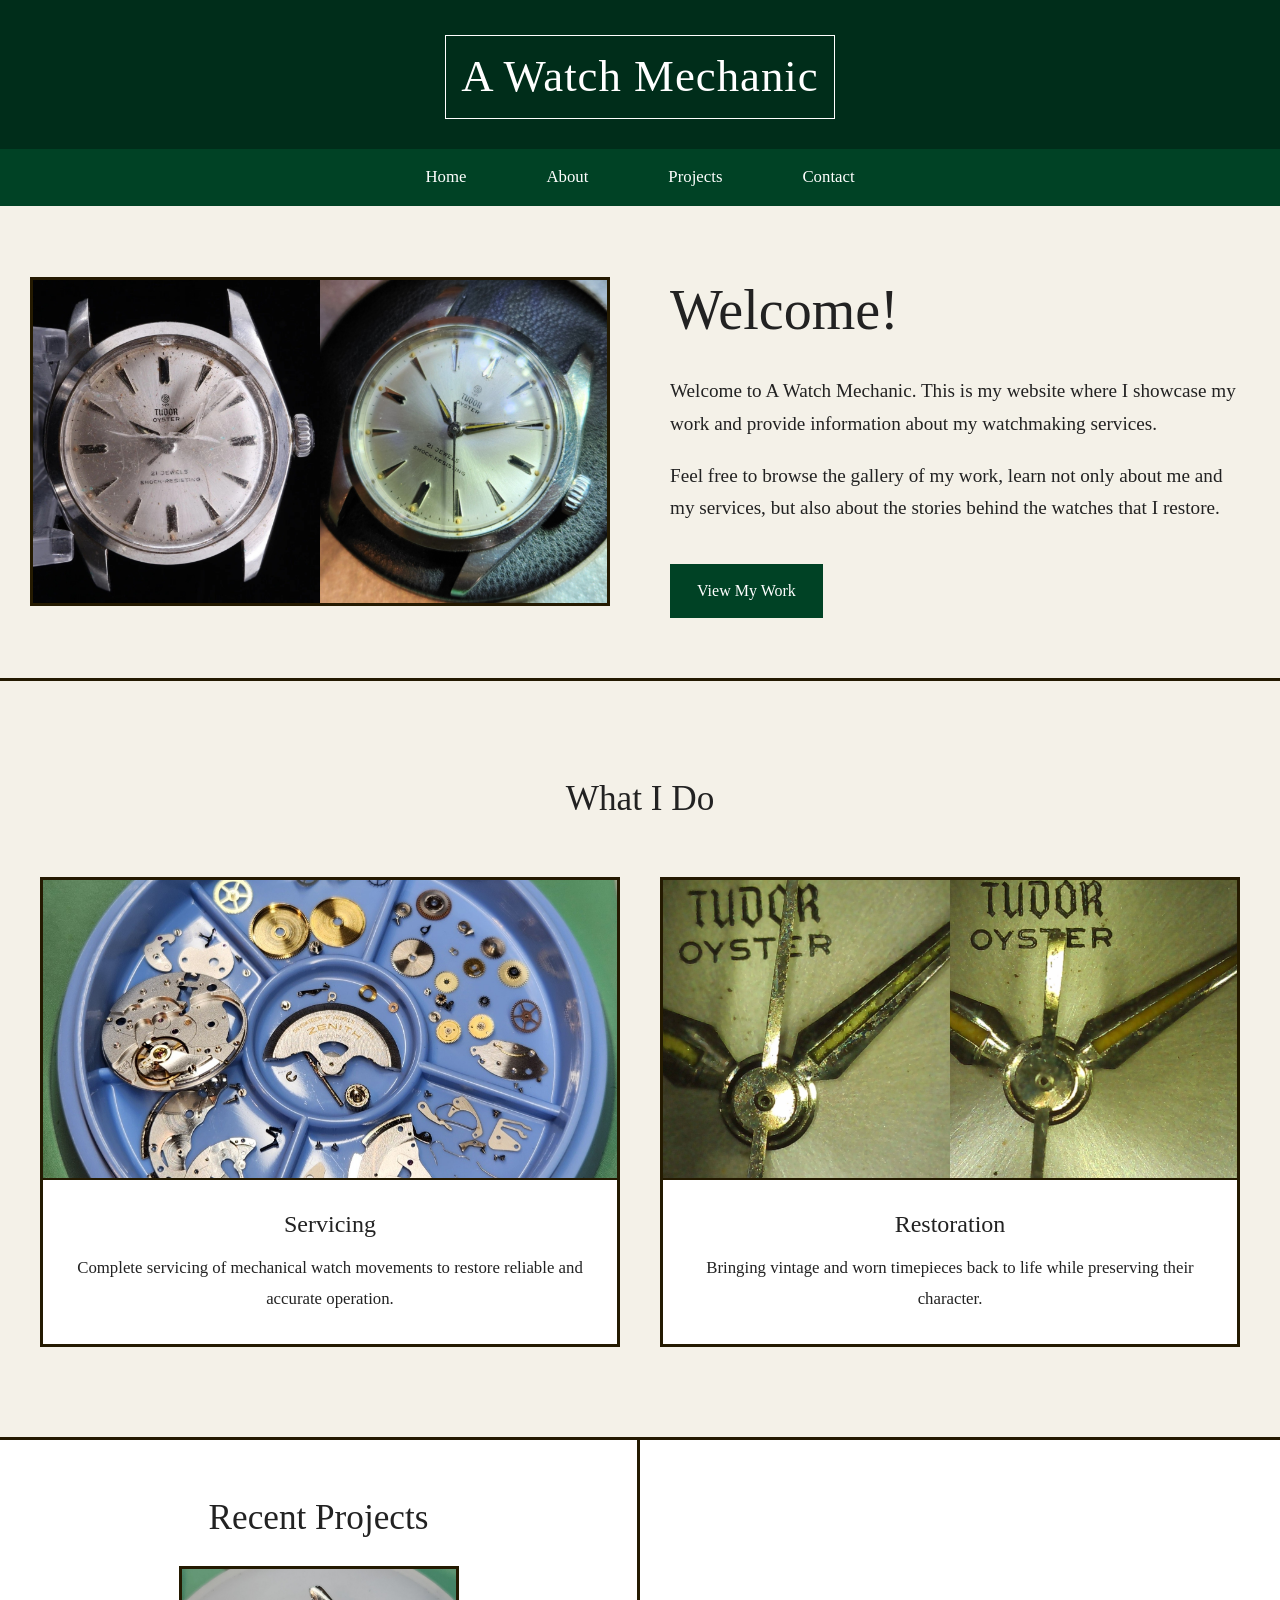
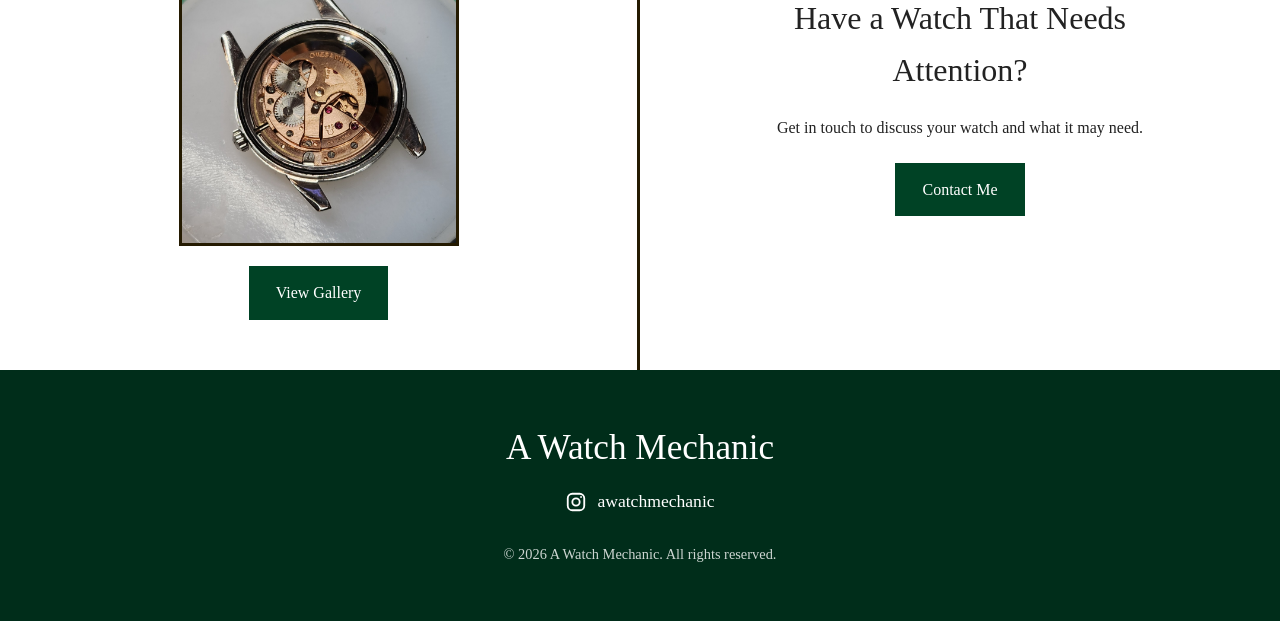
<file: index.html>
<!DOCTYPE html>
<html lang="en">

<head>
    <meta charset="UTF-8">
    <meta name="viewport" content="width=device-width, initial-scale=1.0">

    <title>A Watch Mechanic | Vintage Watch Restoration</title>

    <link rel="stylesheet" href="css/style.css">
    <link rel="icon" type="image/png" href="images/favicon.png">
</head>

<body>


    <!-- =====================================================
         HEADER
         ===================================================== -->

    <div id="header"></div>
    <script src="js/header.js"></script>


    <!-- =====================================================
         NAVIGATION
         ===================================================== -->

    <div id="navbar"></div>
    <script src="js/navbar.js"></script>


    <!-- =====================================================
         MAIN CONTENT
         ===================================================== -->

    <main>


        <!-- =================================================
             HERO SECTION
             ================================================= -->

        <section class="hero">


            <div class="hero-image">

                <img
                    src="images/frontimage.jpg"
                    alt="A mechanical watch"
                >

            </div>


            <div class="hero-text">

                <h2>Welcome!</h2>

                <p>
                    Welcome to A Watch Mechanic. This is my website
                    where I showcase my work and provide information
                    about my watchmaking services.
                </p>

                <p>
                    Feel free to browse the gallery of my work,
                    learn not only about me and my services, but
                    also about the stories behind the watches that
                    I restore.
                </p>

                <a href="gallery.html" class="button">
                    View My Work
                </a>

            </div>


        </section>


        <!-- =================================================
             SERVICES
             ================================================= -->

        <section class="services">

            <h2>What I Do</h2>


            <div class="service-container">


                <!-- Servicing -->

                <div class="service">

                    <img
                        src="images/servicing.jpg"
                        alt="Mechanical watch movement being serviced"
                    >

                    <h3>Servicing</h3>

                    <p>
                        Complete servicing of mechanical
                        watch movements to restore reliable
                        and accurate operation.
                    </p>

                </div>


                <!-- Restoration -->

                <div class="service">

                    <img
                        src="images/tudor7934/restoration.jpg"
                        alt="Vintage watch being restored"
                    >

                    <h3>Restoration</h3>

                    <p>
                        Bringing vintage and worn timepieces
                        back to life while preserving their
                        character.
                    </p>

                </div>


            </div>

        </section>


        <!-- =================================================
             RECENT PROJECTS + CONTACT
             ================================================= -->

        <section class="gallery-contact">


            <!-- =================================================
                 RECENT PROJECTS
                 ================================================= -->

            <div class="recent-work">

                <h2>Recent Projects</h2>


                <div class="project-carousel">


                    <!-- =================================================
                         CAROUSEL SLIDES
                         ================================================= -->

                    <div class="carousel-track">


                        <!-- Omega 562 -->

                        <div class="carousel-slide active">

                            <img
                                src="images/omega562.jpg"
                                alt="Omega Calibre 562 restoration"
                            >

                        </div>

                        <!-- Omega Ladies-->

                        <div class="carousel-slide">

                            <img
                                src="images/omega-ladies/omega_ladies_magazine.jpg"
                                alt="Omega Ladies restoration"
                            >

                        </div>


                        <!-- Zenith 2572 -->

                        <div class="carousel-slide">

                            <img
                                src="images/zenith2572.jpg"
                                alt="Zenith Calibre 2572 restoration"
                            >

                        </div>


                        <!-- Tudor 7934 -->

                        <div class="carousel-slide">

                            <img
                                src="images/tudor7934/tudor_final.jpg"
                                alt="Tudor 7934 restoration"
                            >

                        </div>


                    </div>


                </div>


                <!-- Gallery Button -->

                <a href="gallery.html" class="button">
                    View Gallery
                </a>


            </div>


            <!-- =================================================
                 CONTACT PREVIEW
                 ================================================= -->

            <div class="contact-preview">

                <h2>
                    Have a Watch That Needs Attention?
                </h2>

                <p>
                    Get in touch to discuss your watch and what
                    it may need.
                </p>

                <a href="contact.html" class="button">
                    Contact Me
                </a>

            </div>


        </section>


    </main>


    <!-- =====================================================
         FOOTER
         ===================================================== -->

    <div id="footer"></div>


    <!-- =====================================================
         JAVASCRIPT
         ===================================================== -->

    <script src="js/footer.js"></script>
    <script src="js/carousel.js"></script>

</body>

</html>
</file>
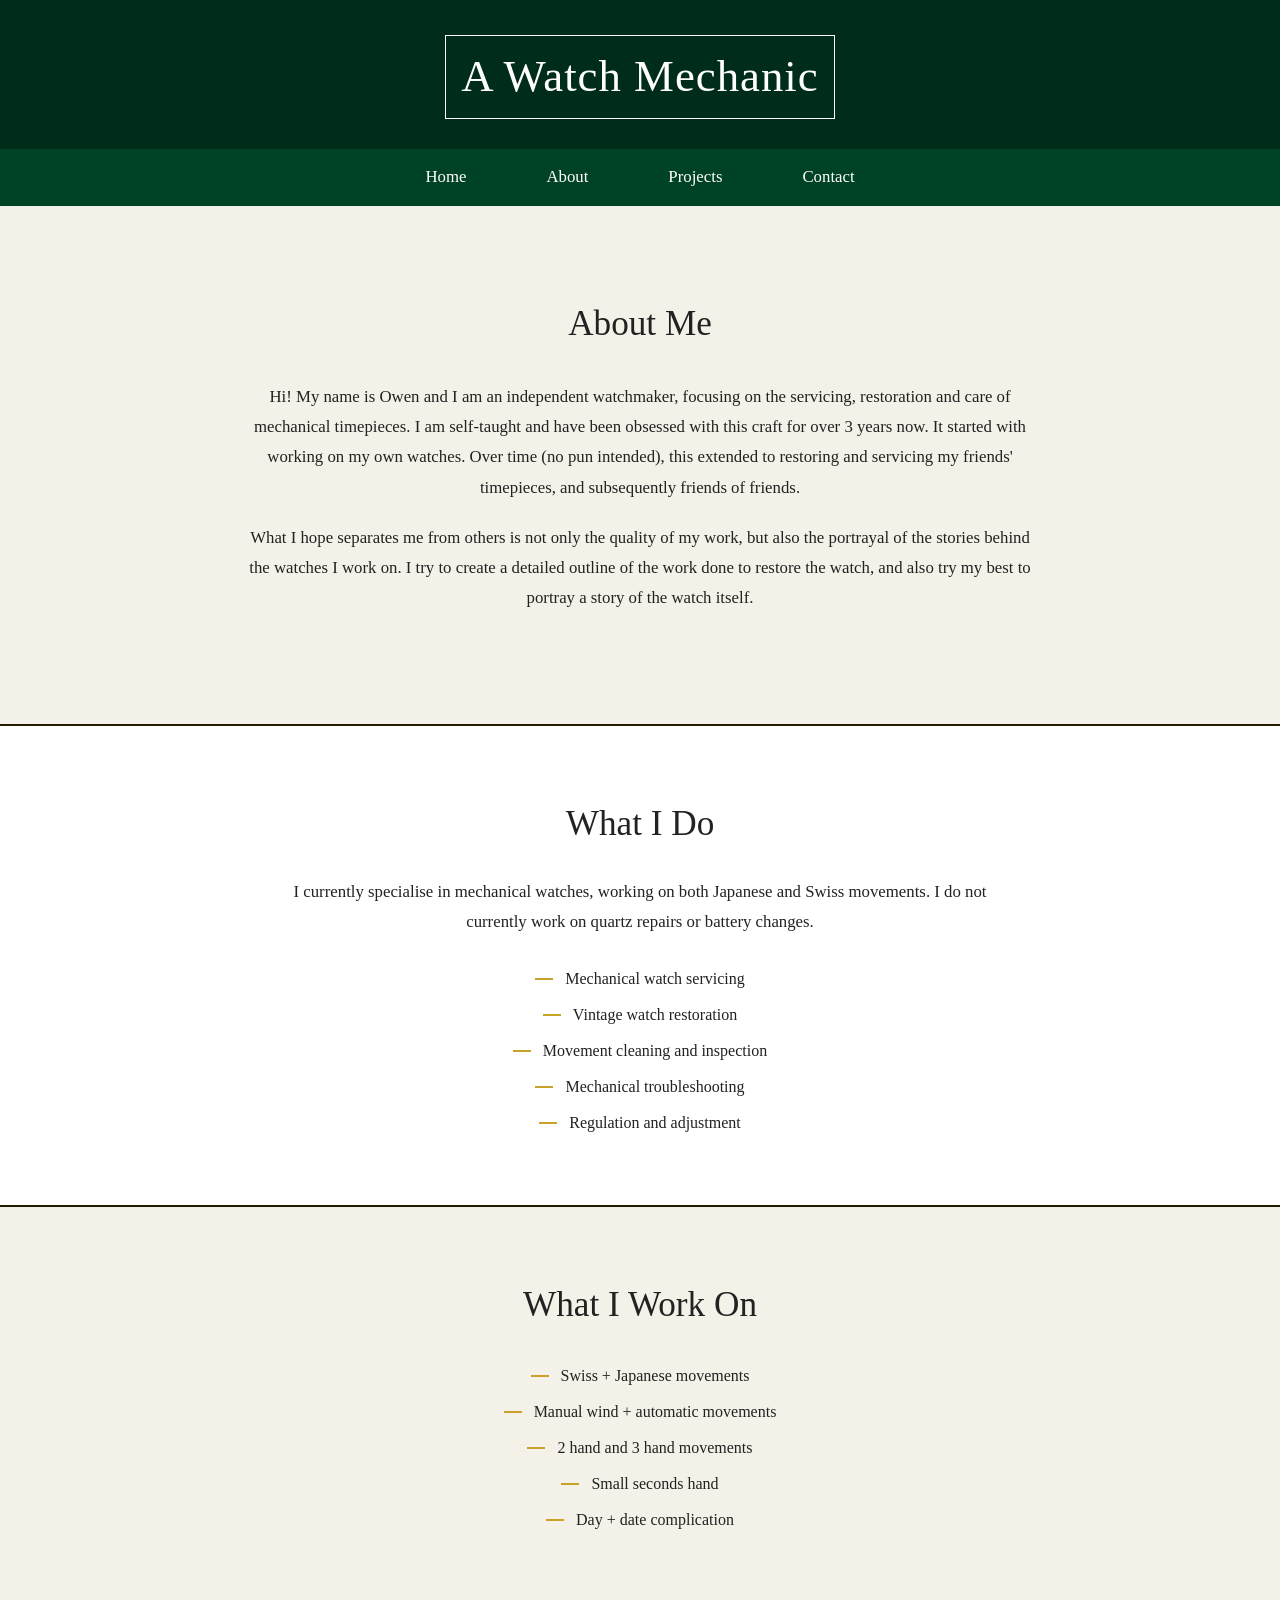
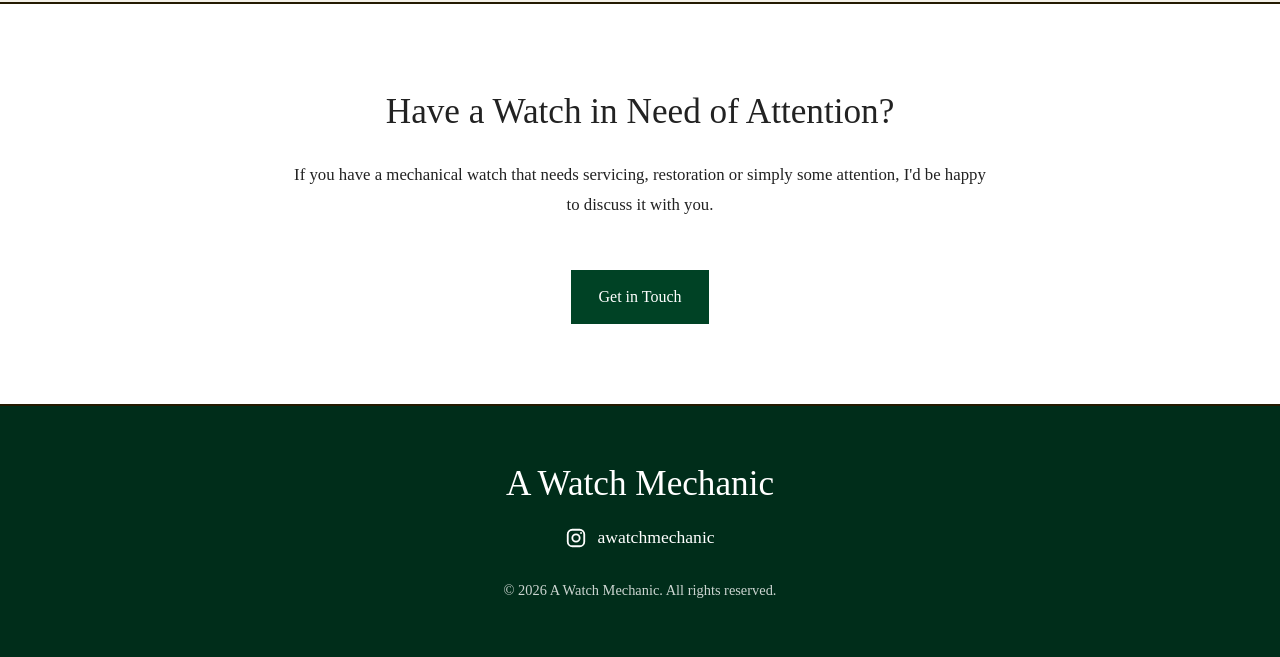
<file: about.html>
<!DOCTYPE html>
<html lang="en">

<head>
    <meta charset="UTF-8">
    <meta name="viewport" content="width=device-width, initial-scale=1.0">

    <title>About | A Watch Mechanic</title>

    <link rel="stylesheet" href="css/style.css">
    <link rel="icon" type="image/png" href="images/favicon.png">
</head>

<body>


    <!-- Header -->

    <div id="header"></div>
    <script src="js/header.js"></script>


    <!-- Navigation -->

    <div id="navbar"></div>
    <script src="js/navbar.js"></script>


    <!-- Main Content -->

    <main>


        <!-- About Introduction -->

        <section class="about-page">

            <h2>About Me</h2>

            <p>
                Hi! My name is Owen and I am an independent watchmaker, focusing on the servicing, 
                restoration and care of mechanical timepieces. I am self-taught and have been 
                obsessed with this craft for over 3 years now. It started with working on my own watches. 
                Over time (no pun intended), this extended to restoring and servicing my friends' timepieces, 
                and subsequently friends of friends.
            </p>

            <p>
                What I hope separates me from others is not only the quality of my work, but also the 
                portrayal of the stories behind the watches I work on. I try to create a detailed outline of
                the work done to restore the watch, and also try my best to portray a story of the watch itself.
            
            </p>

        </section>


        <!-- Philosophy -->

        <section class="about-philosophy">

    <h2>What I Do</h2>

    <p>
        I currently specialise in mechanical watches, working on both
        Japanese and Swiss movements. I do not currently work on quartz 
        repairs or battery changes.

    </p>

    <ul>
        <li>Mechanical watch servicing</li>
        <li>Vintage watch restoration</li>
        <li>Movement cleaning and inspection</li>
        <li>Mechanical troubleshooting</li>
        <li>Regulation and adjustment</li>
    </ul>




   

</section>


        <!-- What I Work On -->

        <section class="about-work">

            <h2>What I Work On</h2>

            <ul>

                <li>Swiss + Japanese movements</li>

                <li>Manual wind + automatic movements</li>

                <li>2 hand and 3 hand movements</li>

                <li>Small seconds hand</li>

                <li>Day + date complication</li>

            </ul>

        </section>


        <!-- Contact -->

        <section class="about-contact">

            <h2>Have a Watch in Need of Attention?</h2>

            <p>
                If you have a mechanical watch that needs servicing,
                restoration or simply some attention, I'd be happy to
                discuss it with you.
            </p>

            <a href="contact.html" class="button">
                Get in Touch
            </a>

        </section>


    </main>


    <!-- Footer -->

    <div id="footer"></div>

    <script src="js/footer.js"></script> 


</body>

</html>
</file>
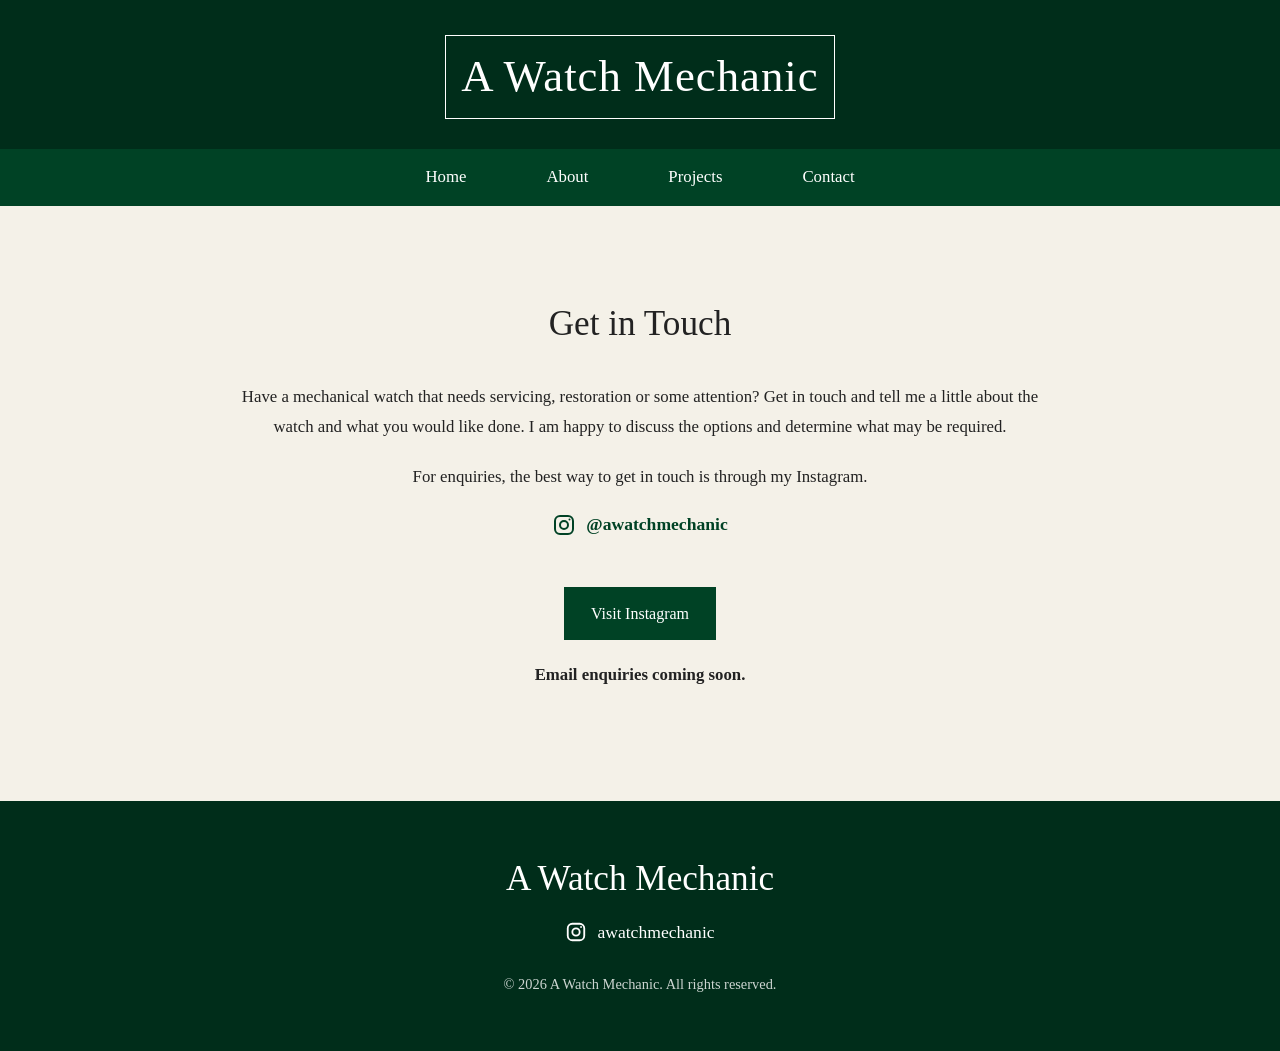
<file: contact.html>
<!DOCTYPE html>
<html lang="en">

<head>
    <meta charset="UTF-8">
    <meta name="viewport" content="width=device-width, initial-scale=1.0">

    <title>Contact | A Watch Mechanic</title>

    <link rel="stylesheet" href="css/style.css">
    <link rel="icon" type="image/png" href="images/favicon.png">
</head>

<body>

    <!-- Header -->

    <div id="header"></div>
    <script src="js/header.js"></script>


    <!-- Navigation -->

    <div id="navbar"></div>
    <script src="js/navbar.js"></script>


    <!-- Main Content -->

    <main>

        <!-- Contact Introduction -->

        <section class="about-page">

            <h2>Get in Touch</h2>

            <p>
                Have a mechanical watch that needs servicing, restoration
                or some attention? Get in touch and tell me a little about the watch
                and what you would like done. I am happy to discuss the
                options and determine what may be required.
            </p>

            <p>
                For enquiries, the best way to get in touch is through my
                Instagram.
            </p>


            <!-- Instagram -->

            <div class="contact-details">

                <p>
                    <a href="https://www.instagram.com/awatchmechanic/"
                       target="_blank"
                       rel="noopener noreferrer"
                       class="instagram-contact">

                        <svg
                            class="instagram-contact-icon"
                            xmlns="http://www.w3.org/2000/svg"
                            viewBox="0 0 24 24"
                            aria-hidden="true">

                            <rect
                                x="3"
                                y="3"
                                width="18"
                                height="18"
                                rx="5"
                                ry="5"
                                fill="none"
                                stroke="currentColor"
                                stroke-width="2"/>

                            <circle
                                cx="12"
                                cy="12"
                                r="4"
                                fill="none"
                                stroke="currentColor"
                                stroke-width="2"/>

                            <circle
                                cx="17.5"
                                cy="6.5"
                                r="1"
                                fill="currentColor"/>

                        </svg>

                        <strong>@awatchmechanic</strong>

                    </a>
                </p>

            </div>


            <!-- Instagram Button -->

            <a href="https://www.instagram.com/awatchmechanic/"
               class="button instagram-button"
               target="_blank"
               rel="noopener noreferrer">
                Visit Instagram
            </a>


            <p></p>
            <p>
                <strong>Email enquiries coming soon.</strong>
            </p>

        </section>

    </main>


    <!-- Footer -->

    <div id="footer"></div>

    <script src="js/footer.js"></script>

</body>

</html>
</file>
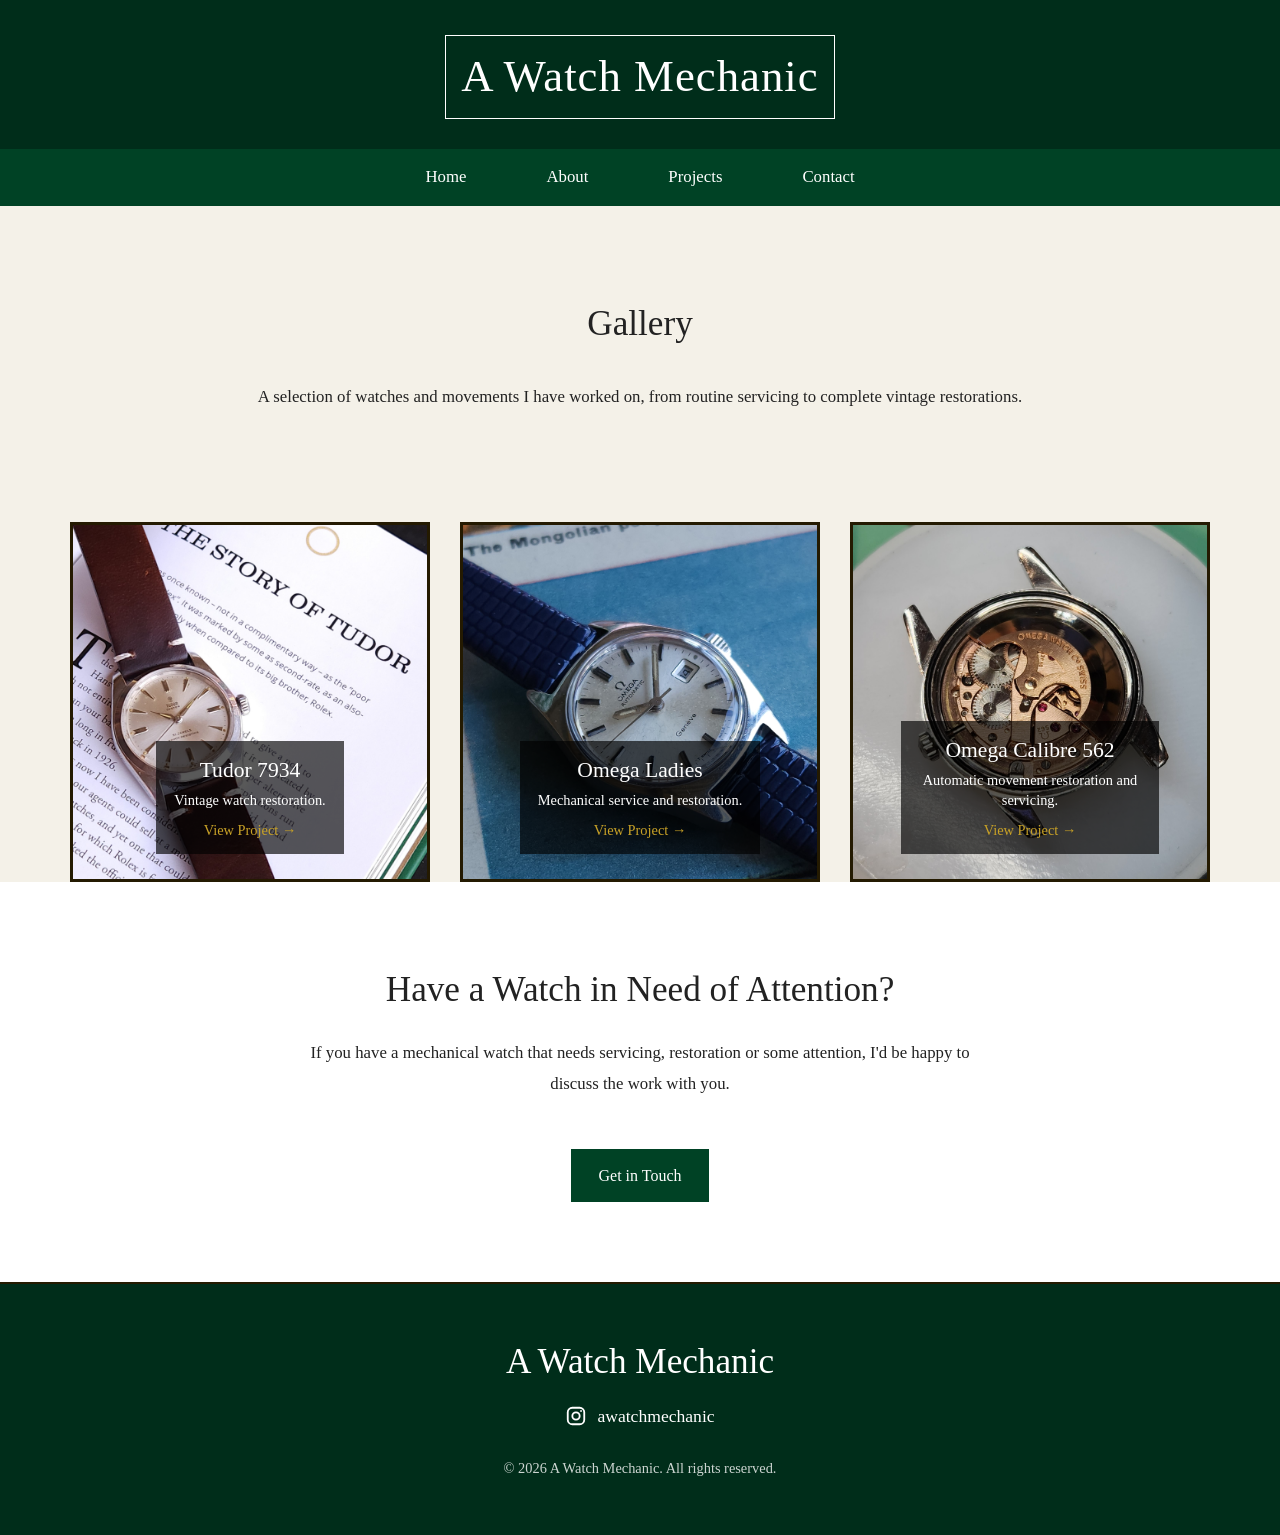
<file: gallery.html>
<!DOCTYPE html>
<html lang="en">

<head>

    <meta charset="UTF-8">
    <meta name="viewport" content="width=device-width, initial-scale=1.0">

    <title>Gallery | A Watch Mechanic</title>

    <link rel="stylesheet" href="css/style.css">
    <link rel="icon" type="image/png" href="images/favicon.png">

</head>


<body>


    <!-- Header -->

    <div id="header"></div>
    <script src="js/header.js"></script>


    <!-- Navigation -->

    <div id="navbar"></div>
    <script src="js/navbar.js"></script>


    <!-- Main Content -->

    <main>


        <!-- Gallery Introduction -->

        <section class="about-page">

            <h2>Gallery</h2>

            <p>
                A selection of watches and movements I have worked on,
                from routine servicing to complete vintage restorations.
            </p>

        </section>


        <!-- Gallery -->

        <section class="recent-work">

            <div class="watch-gallery">


                <!-- =====================================================
                     TUDOR 7934
                     ===================================================== -->

                <a href="projects/tudor-7934.html"
                   class="gallery-card">

                    <img
                        src="images/tudor7934/tudor.jpg"
                        alt="Tudor 7934 restoration"
                    >

                    <div class="gallery-overlay">

                        <div class="gallery-text">

                            <h3>Tudor 7934</h3>

                            <p>
                                Vintage watch restoration.
                            </p>

                            <span>View Project →</span>

                        </div>

                    </div>

                </a>


                <!-- =====================================================
                     OMEGA LADIES
                     ===================================================== -->

                <a href="projects/omega-ladies.html"
                   class="gallery-card">

                    <img
                        src="images/omega-ladies/omega_ladies_magazine.jpg"
                        alt="Omega Ladies restoration"
                    >

                    <div class="gallery-overlay">

                        <div class="gallery-text">

                            <h3>Omega Ladies</h3>

                            <p>
                                Mechanical service and restoration.
                            </p>

                            <span>View Project →</span>

                        </div>

                    </div>

                </a>


                <!-- =====================================================
                     OMEGA CALIBRE 562
                     ===================================================== -->

                <a href="projects/omega-562.html"
                   class="gallery-card">

                    <img
                        src="images/omega562.jpg"
                        alt="Omega Calibre 562 restoration"
                    >

                    <div class="gallery-overlay">

                        <div class="gallery-text">

                            <h3>Omega Calibre 562</h3>

                            <p>
                                Automatic movement restoration and servicing.
                            </p>

                            <span>View Project →</span>

                        </div>

                    </div>

                </a>


            </div>

        </section>


        <!-- More Work -->

        <section class="about-contact">

            <h2>Have a Watch in Need of Attention?</h2>

            <p>
                If you have a mechanical watch that needs servicing,
                restoration or some attention, I'd be happy to discuss
                the work with you.
            </p>

            <a href="contact.html" class="button">
                Get in Touch
            </a>

        </section>


    </main>


    <!-- Footer -->

    <div id="footer"></div>

    <script src="js/footer.js"></script>


</body>

</html>
</file>
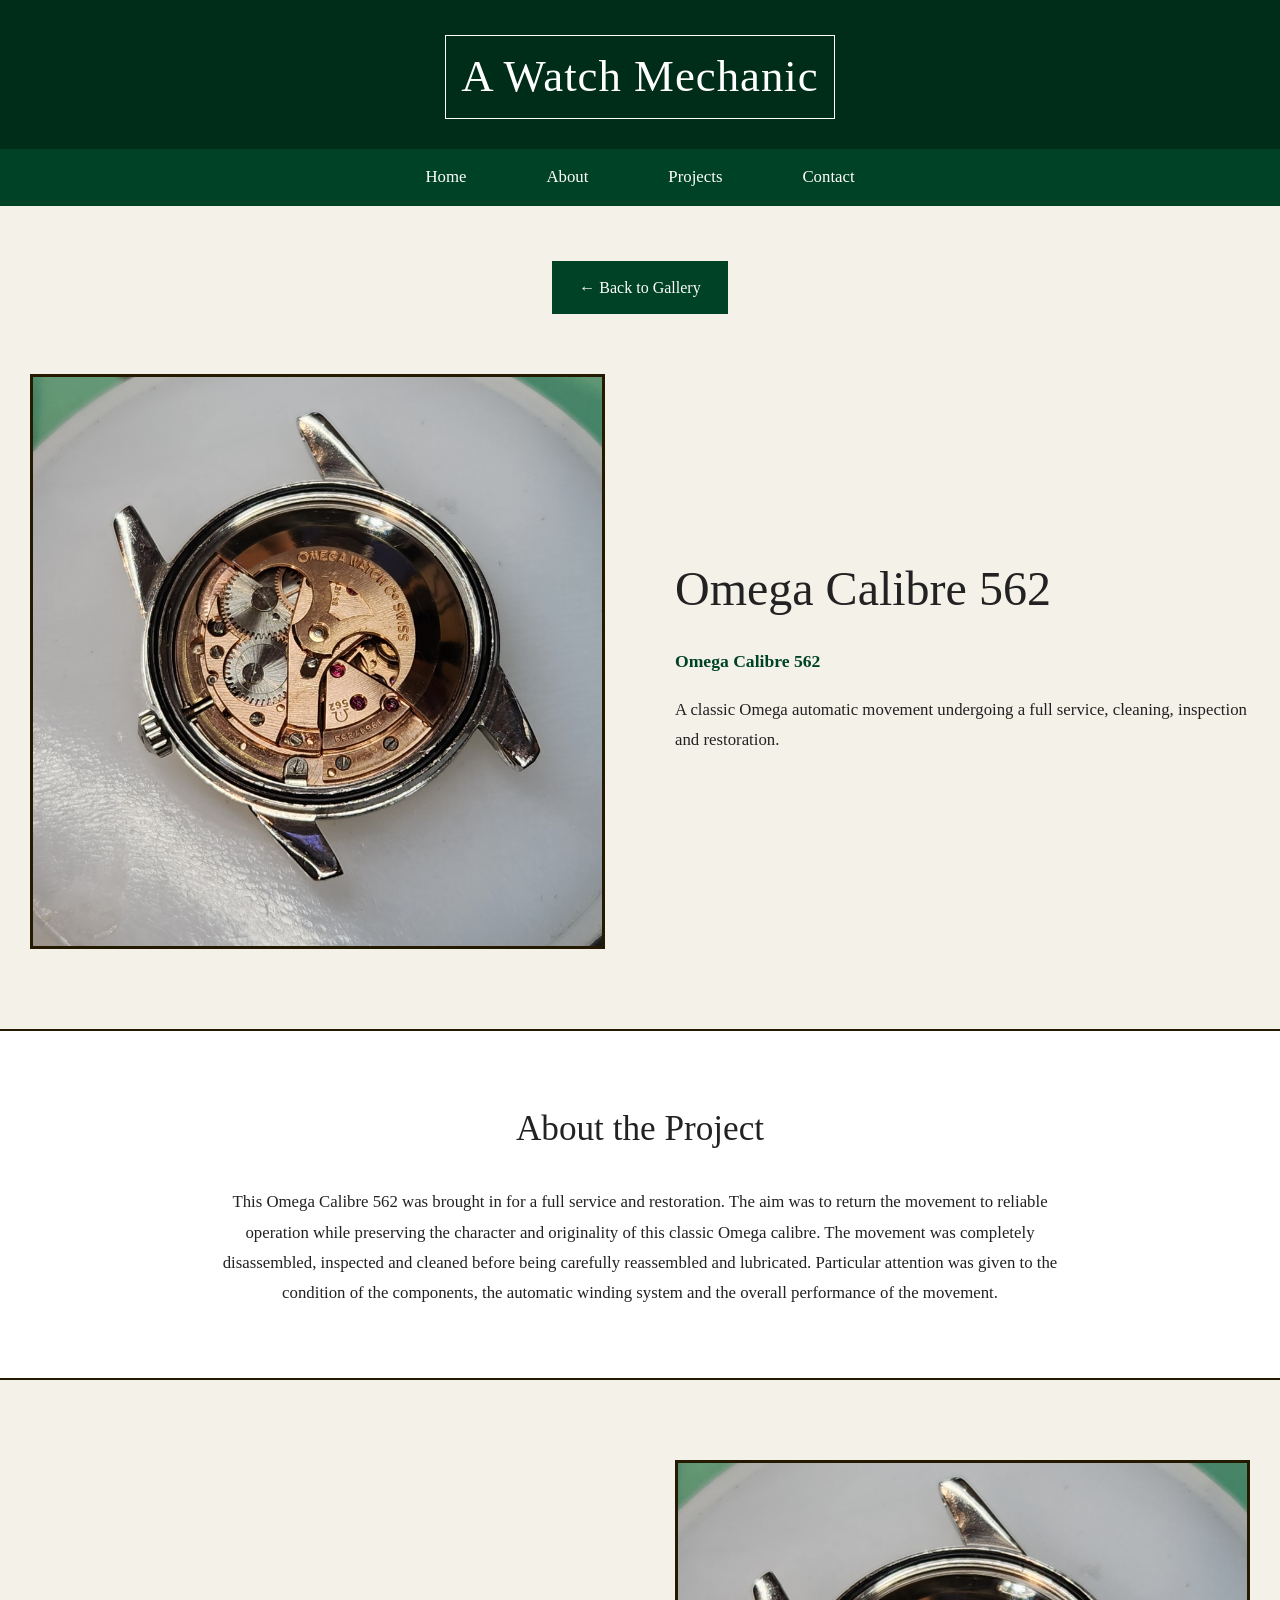
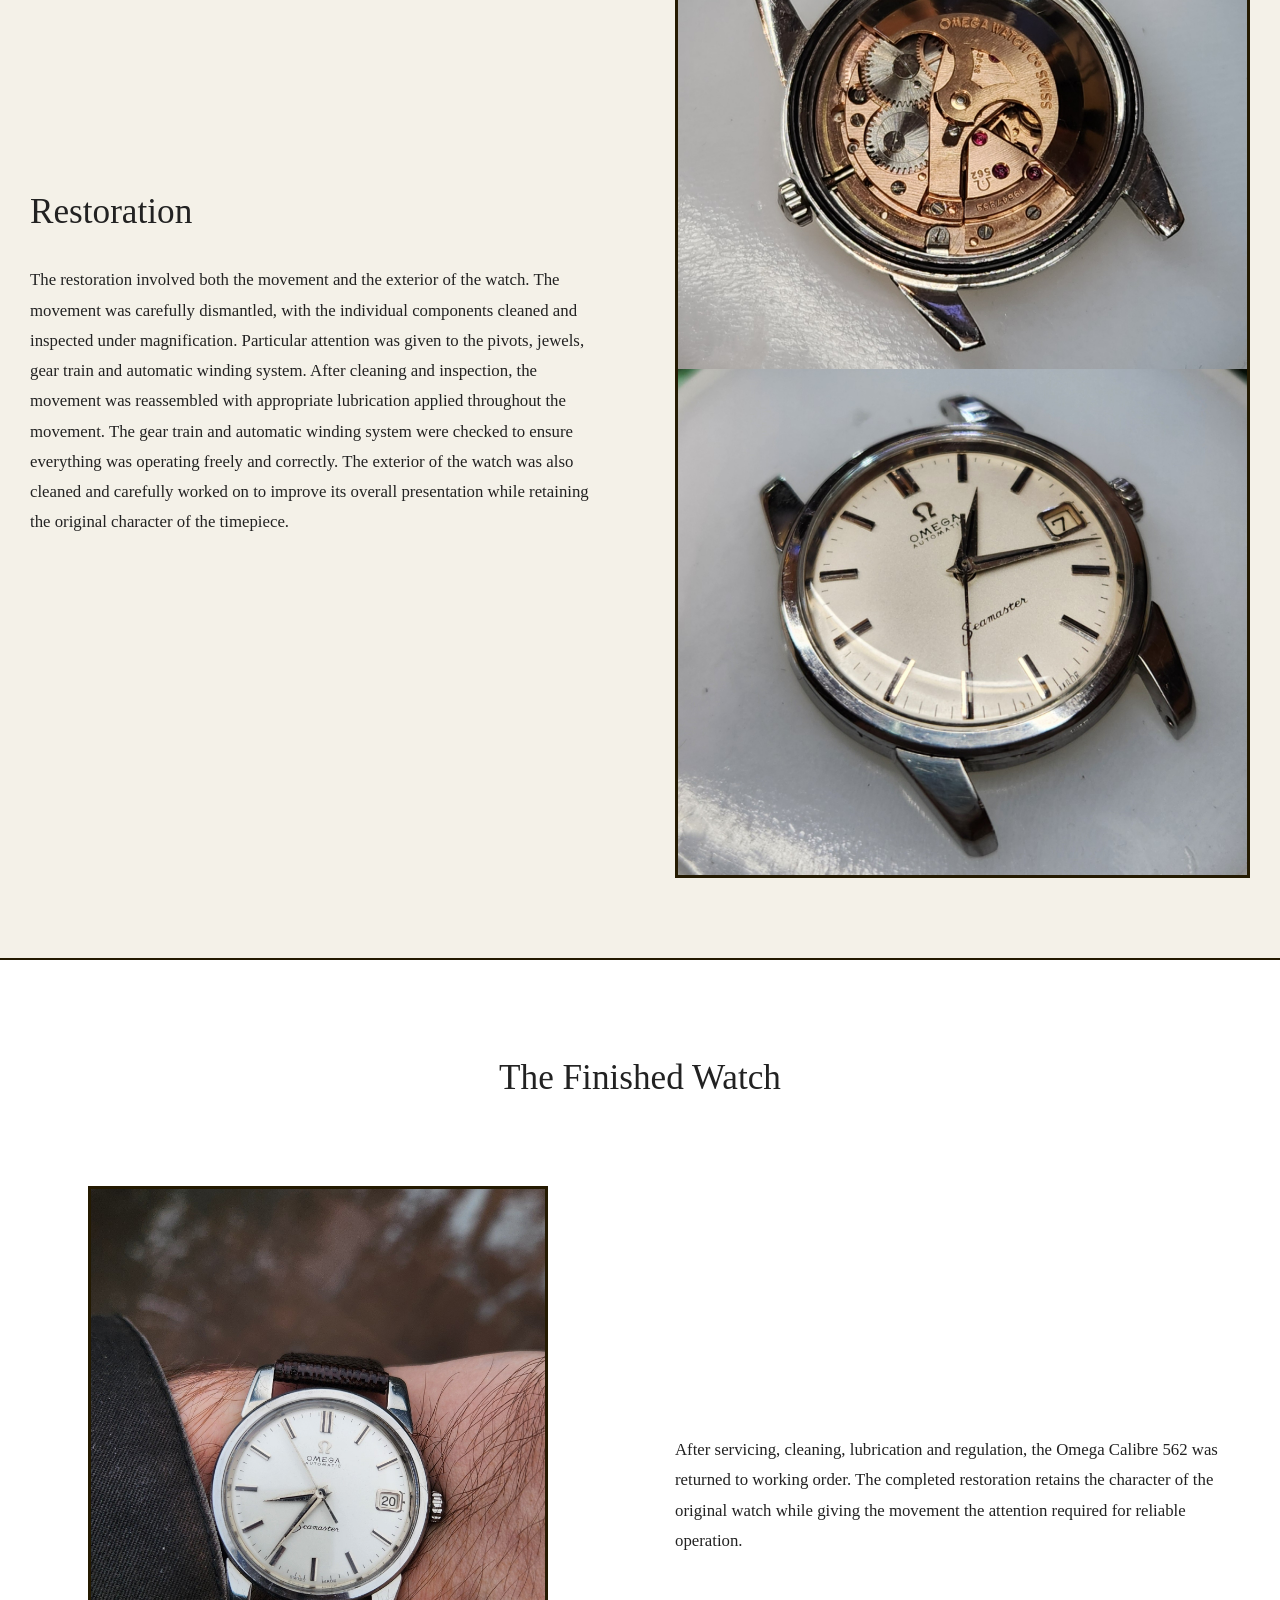
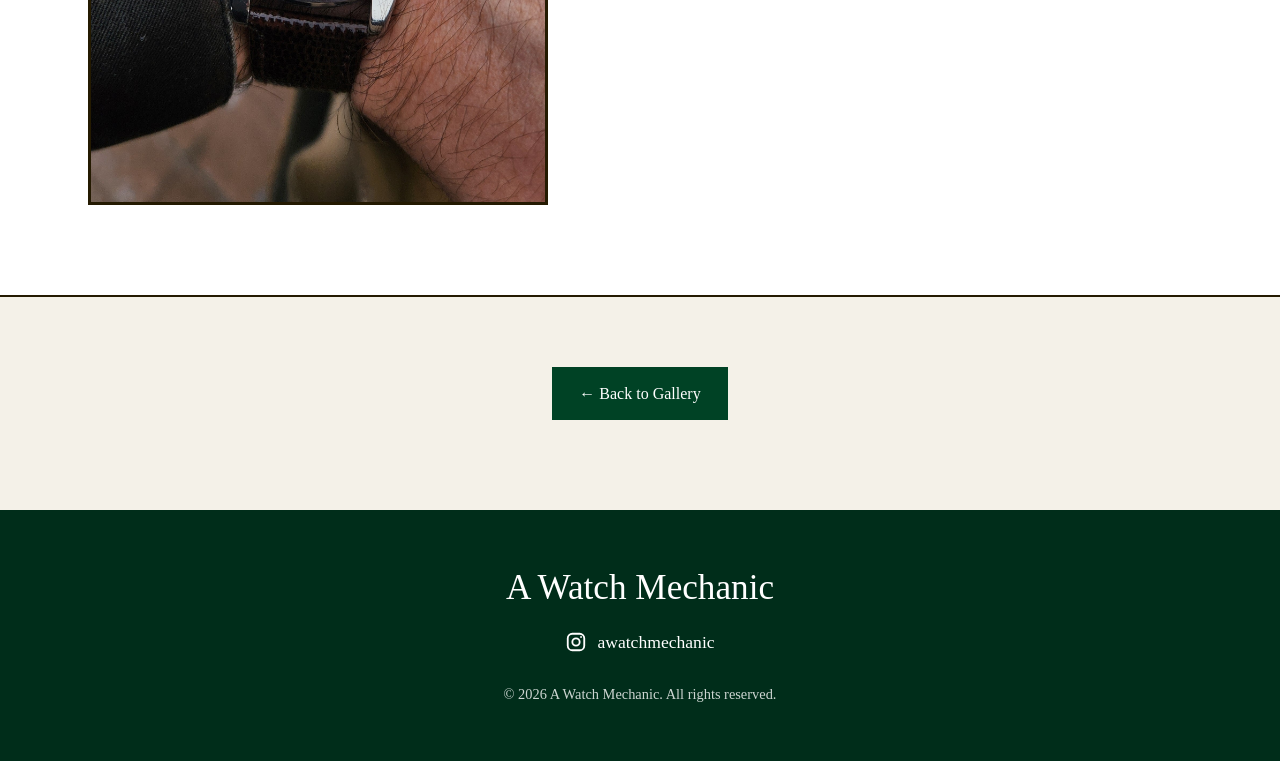
<file: projects/omega-562.html>
<!DOCTYPE html>

<html lang="en">

<head>

    <meta charset="UTF-8">
    <meta name="viewport" content="width=device-width, initial-scale=1.0">

    <!-- =====================================================
         PROJECT TITLE
         ===================================================== -->

    <title>Omega Calibre 562 | A Watch Mechanic</title>

    <link rel="stylesheet" href="../css/style.css">
    <link rel="icon" type="image/png" href="../images/favicon.png">
</head>


<body>


    <!-- =====================================================
         HEADER
         ===================================================== -->

    <div id="header"></div>
    <script src="../js/header.js"></script>



    <!-- =====================================================
         NAVIGATION
         ===================================================== -->
         
    <div id="navbar"></div>
    <script src="../js/project-navbar.js"></script>



    <!-- =====================================================
         MAIN PROJECT
         ===================================================== -->

    <main>


        <!-- =================================================
             BACK TO GALLERY - TOP
             ================================================= -->

        <section class="project-back-top">

            <a href="../gallery.html" class="button">
                ← Back to Gallery
            </a>

        </section>



        <!-- =================================================
             PROJECT HERO
             ================================================= -->

        <section class="project-hero">

            <div class="project-hero-image">

                <img
                    src="../images/omega562.jpg"
                    alt="Omega Calibre 562"
                >

            </div>


            <div class="project-hero-text">

                <h2>Omega Calibre 562</h2>

                <p class="project-calibre">
                    Omega Calibre 562
                </p>

                <p>
                    A classic Omega automatic movement undergoing
                    a full service, cleaning, inspection and
                    restoration.
                </p>

            </div>

        </section>



        <!-- =================================================
             PROJECT INTRODUCTION
             ================================================= -->

        <section class="project-introduction">

            <h2>About the Project</h2>

            <p>
                This Omega Calibre 562 was brought in for a full
                service and restoration. The aim was to return the
                movement to reliable operation while preserving
                the character and originality of this classic
                Omega calibre.

                The movement was completely disassembled,
                inspected and cleaned before being carefully
                reassembled and lubricated. Particular attention
                was given to the condition of the components,
                the automatic winding system and the overall
                performance of the movement.
            </p>

        </section>



        <!-- =================================================
             RESTORATION
             ================================================= -->

        <section class="project-section project-section-reverse">

            <div class="project-section-image">

                <img
                    src="../images/omega562/omega_frontback.jpg"
                    alt="Omega Calibre 562 restoration"
                >

            </div>


            <div class="project-section-text">

                <h2>Restoration</h2>

                <p>
                    The restoration involved both the movement
                    and the exterior of the watch.

                    The movement was carefully dismantled, with
                    the individual components cleaned and
                    inspected under magnification. Particular
                    attention was given to the pivots, jewels,
                    gear train and automatic winding system.

                    After cleaning and inspection, the movement
                    was reassembled with appropriate lubrication
                    applied throughout the movement. The gear
                    train and automatic winding system were
                    checked to ensure everything was operating
                    freely and correctly.

                    The exterior of the watch was also cleaned
                    and carefully worked on to improve its
                    overall presentation while retaining the
                    original character of the timepiece.
                </p>

            </div>

        </section>



        <!-- =================================================
             FINISHED WATCH
             ================================================= -->

        <section class="project-final">

            <h2>The Finished Watch</h2>


            <img
                src="../images/omega562/omega_final.jpg"
                alt="Finished Omega Calibre 562"
            >


            <p>
                After servicing, cleaning, lubrication and
                regulation, the Omega Calibre 562 was returned
                to working order.

                The completed restoration retains the character
                of the original watch while giving the movement
                the attention required for reliable operation.
            </p>

        </section>



        <!-- =================================================
             BACK TO GALLERY - BOTTOM
             ================================================= -->

        <section class="project-back">

            <a href="../gallery.html" class="button">
                ← Back to Gallery
            </a>

        </section>


    </main>



    <!-- =====================================================
         FOOTER
         ===================================================== -->

    <div id="footer"></div>

    <script src="../js/footer.js"></script>


</body>

</html>
</file>
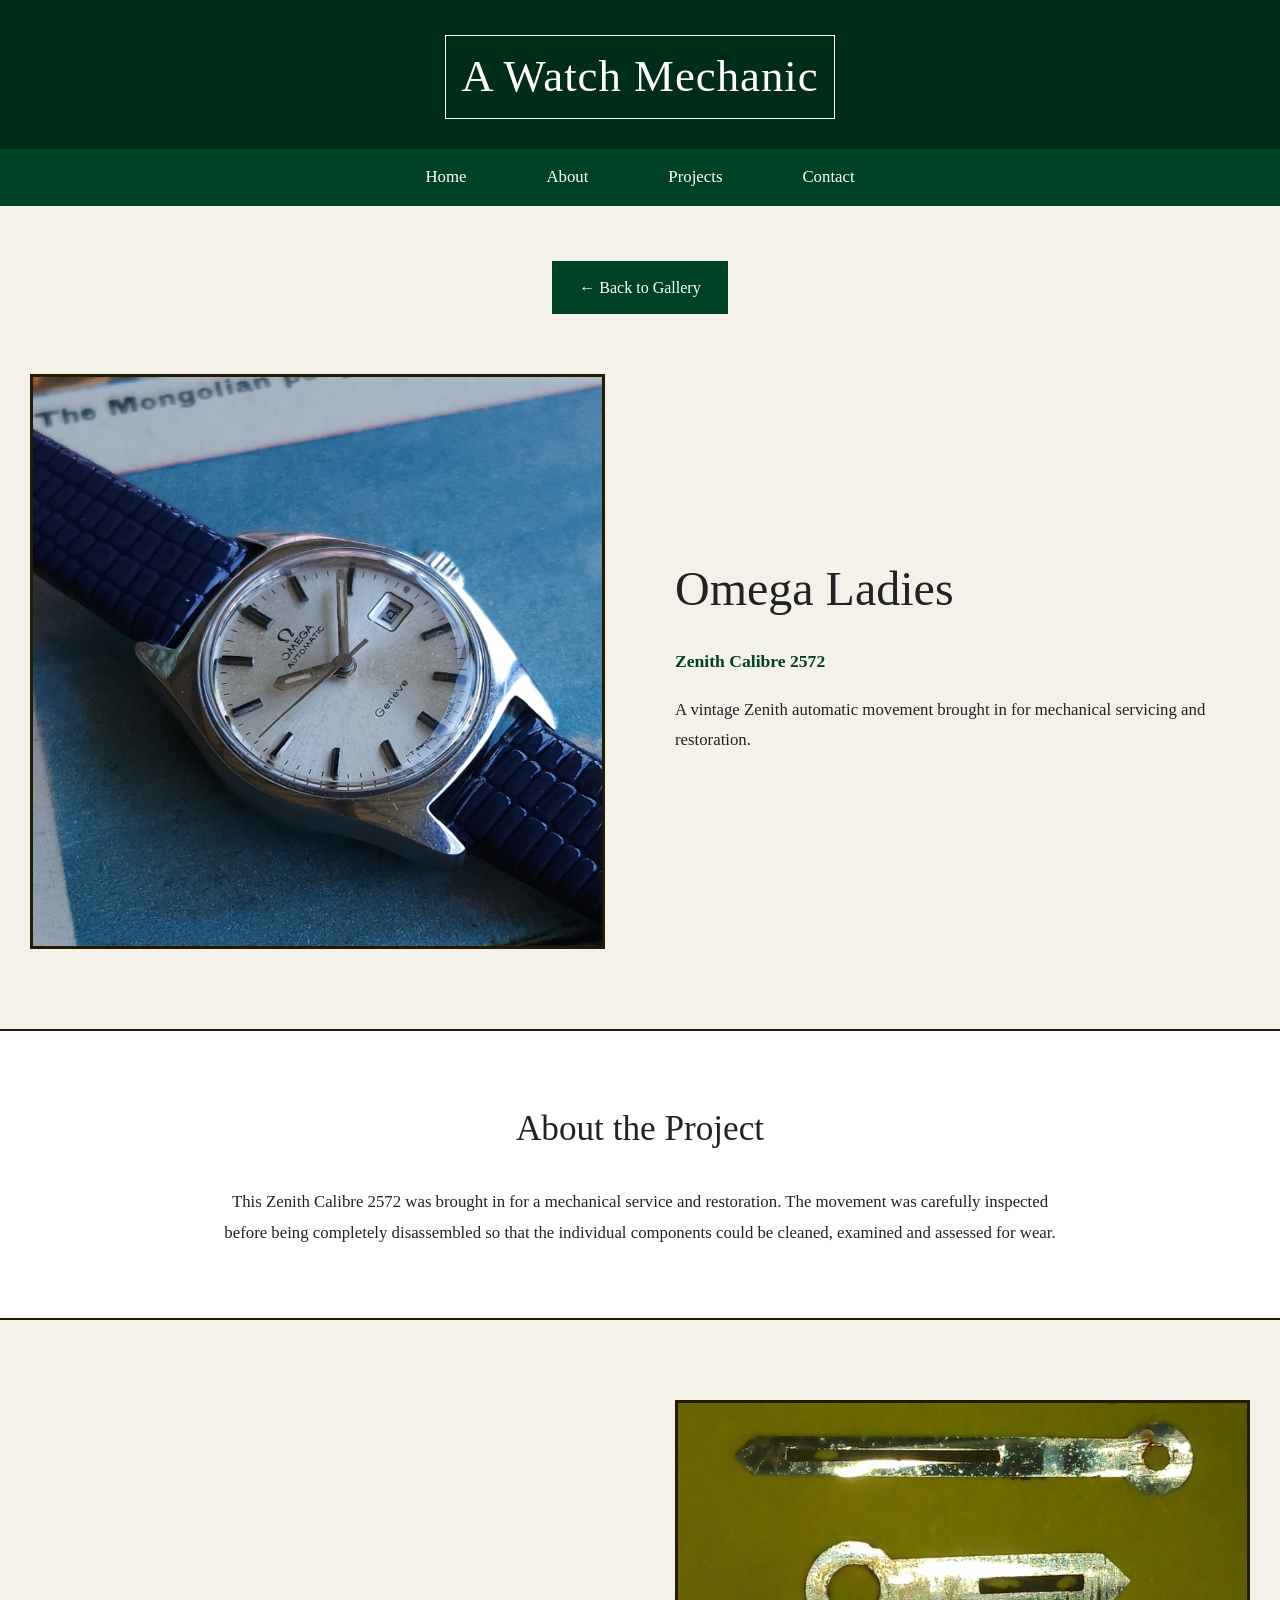
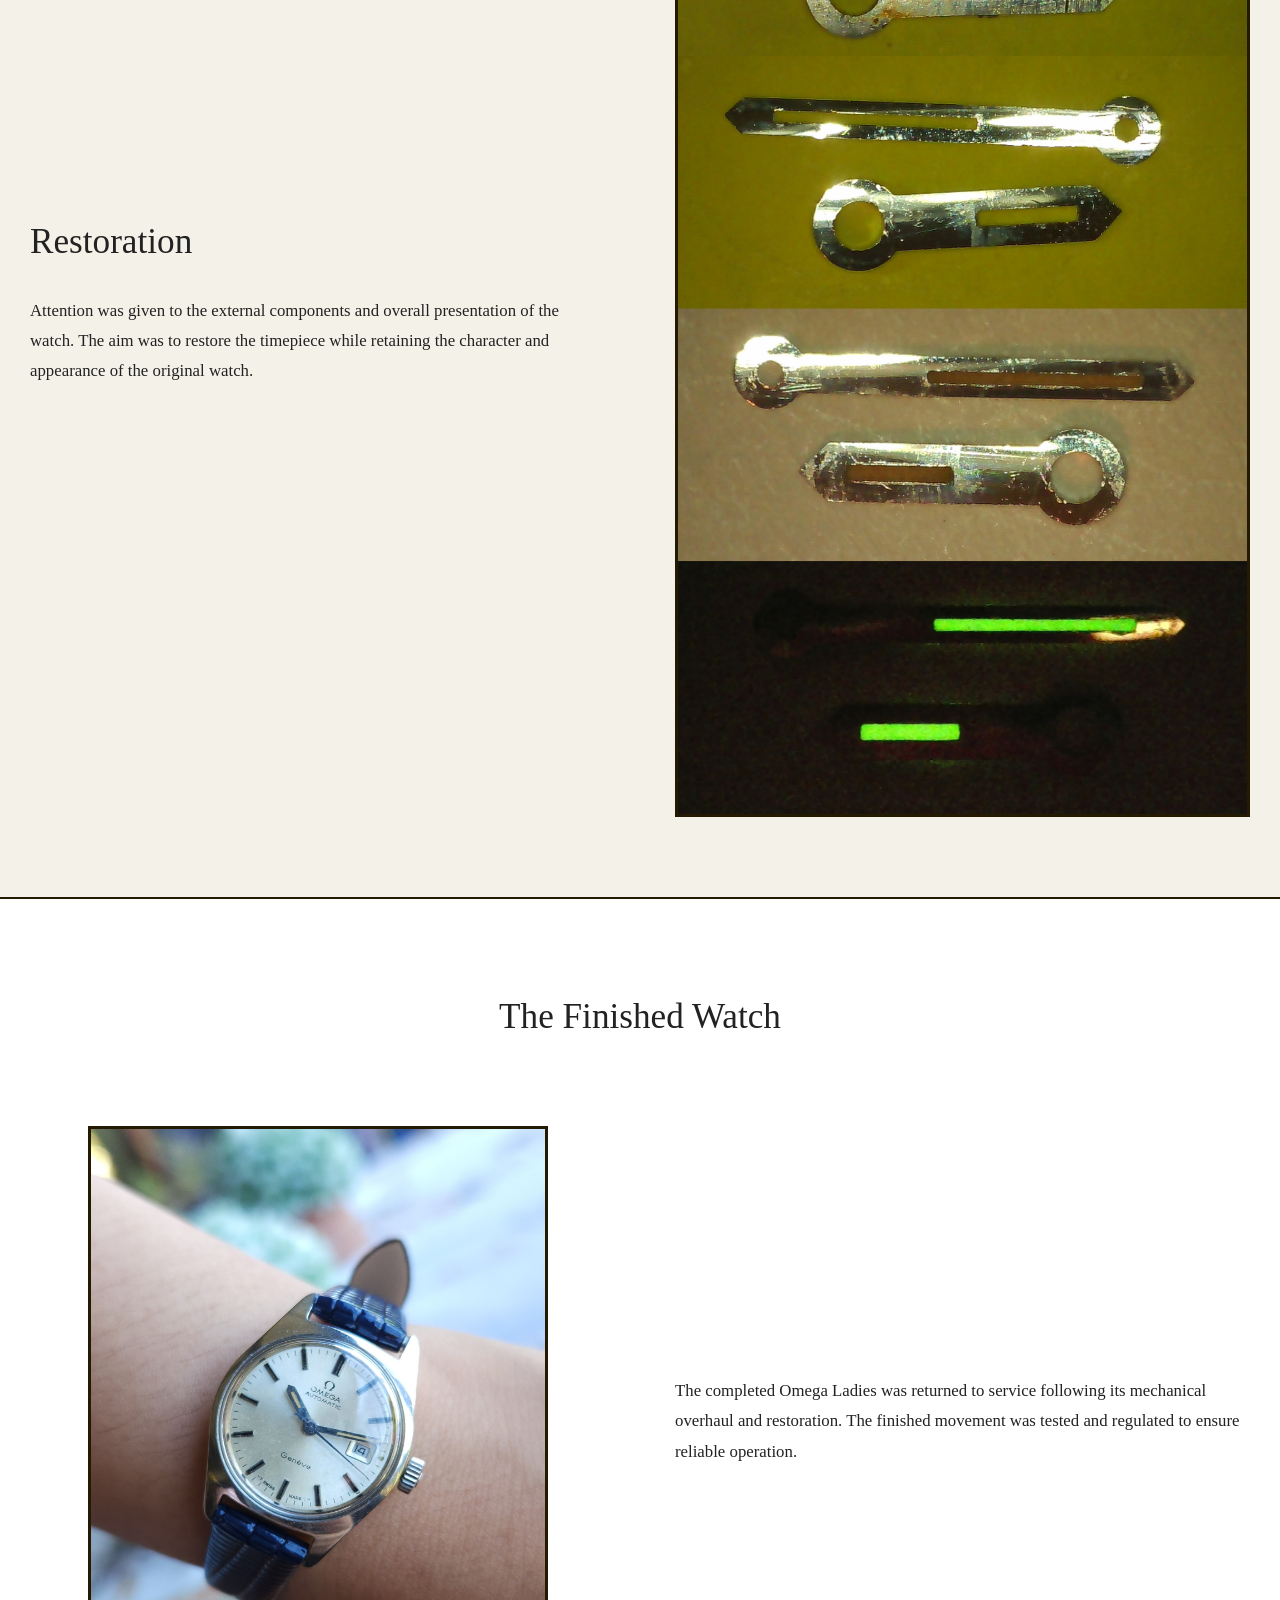
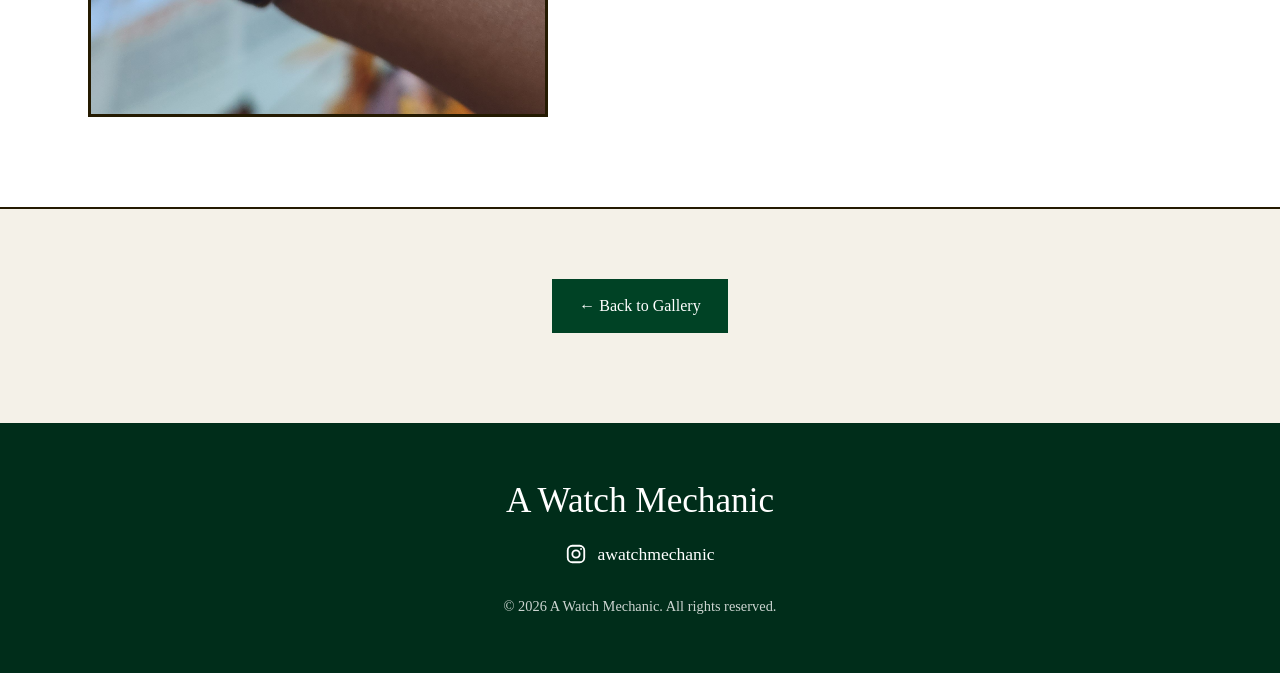
<file: projects/omega-ladies.html>
<!DOCTYPE html>

<html lang="en">

<head>

    <meta charset="UTF-8">
    <meta name="viewport" content="width=device-width, initial-scale=1.0">

    <title>Omega Ladies | A Watch Mechanic</title>

    <link rel="stylesheet" href="../css/style.css">
    <link rel="icon" type="image/png" href="../images/favicon.png">

</head>

<body>


    <!-- Header -->

    <div id="header"></div>
    <script src="../js/header.js"></script>



    <!-- Navigation -->

    <div id="navbar"></div>
    <script src="../js/project-navbar.js"></script>



    <!-- Main Content -->

    <main>


        <!-- Back to Gallery - Top -->

        <section class="project-back-top">

            <a href="../gallery.html" class="button">
                ← Back to Gallery
            </a>

        </section>



        <!-- Project Hero -->

        <section class="project-hero">

            <div class="project-hero-image">

                <img
                    src="../images/omega-ladies/omega_ladies_magazine.jpg"
                    alt="Omega Ladies"
                >

            </div>


            <div class="project-hero-text">

                <h2>Omega Ladies</h2>

                <p class="project-calibre">
                    Zenith Calibre 2572
                </p>

                <p>
                    A vintage Zenith automatic movement brought in for
                    mechanical servicing and restoration.
                </p>

            </div>

        </section>



        <!-- Project Introduction -->

        <section class="project-introduction">

            <h2>About the Project</h2>

            <p>
                This Zenith Calibre 2572 was brought in for a mechanical
                service and restoration. The movement was carefully
                inspected before being completely disassembled so that
                the individual components could be cleaned, examined
                and assessed for wear.
            </p>

        </section>



        <!-- Restoration -->

        <section class="project-section project-section-reverse">

            <div class="project-section-image">

                <img
                    src="../images/omega-ladies/omega_handslume_progression.jpg"
                    alt="Zenith Calibre 2572 restoration"
                >

            </div>


            <div class="project-section-text">

                <h2>Restoration</h2>

                <p>
                    Attention was given to the external components and
                    overall presentation of the watch. The aim was to
                    restore the timepiece while retaining the character
                    and appearance of the original watch.
                </p>

            </div>

        </section>



        <!-- Finished Watch -->

        <section class="project-final">

            <h2>The Finished Watch</h2>

            <img
                src="../images/omega-ladies/omega_ladies_wrist.jpg"
                alt="Finished Omega Ladies"
            >

            <p>
                The completed Omega Ladies was returned to service
                following its mechanical overhaul and restoration. The
                finished movement was tested and regulated to ensure
                reliable operation.
            </p>

        </section>



        <!-- Back to Gallery - Bottom -->

        <section class="project-back">

            <a href="../gallery.html" class="button">
                ← Back to Gallery
            </a>

        </section>


    </main>



    <!-- Footer -->

    <div id="footer"></div>

    <script src="../js/footer.js"></script>


</body>

</html>
</file>
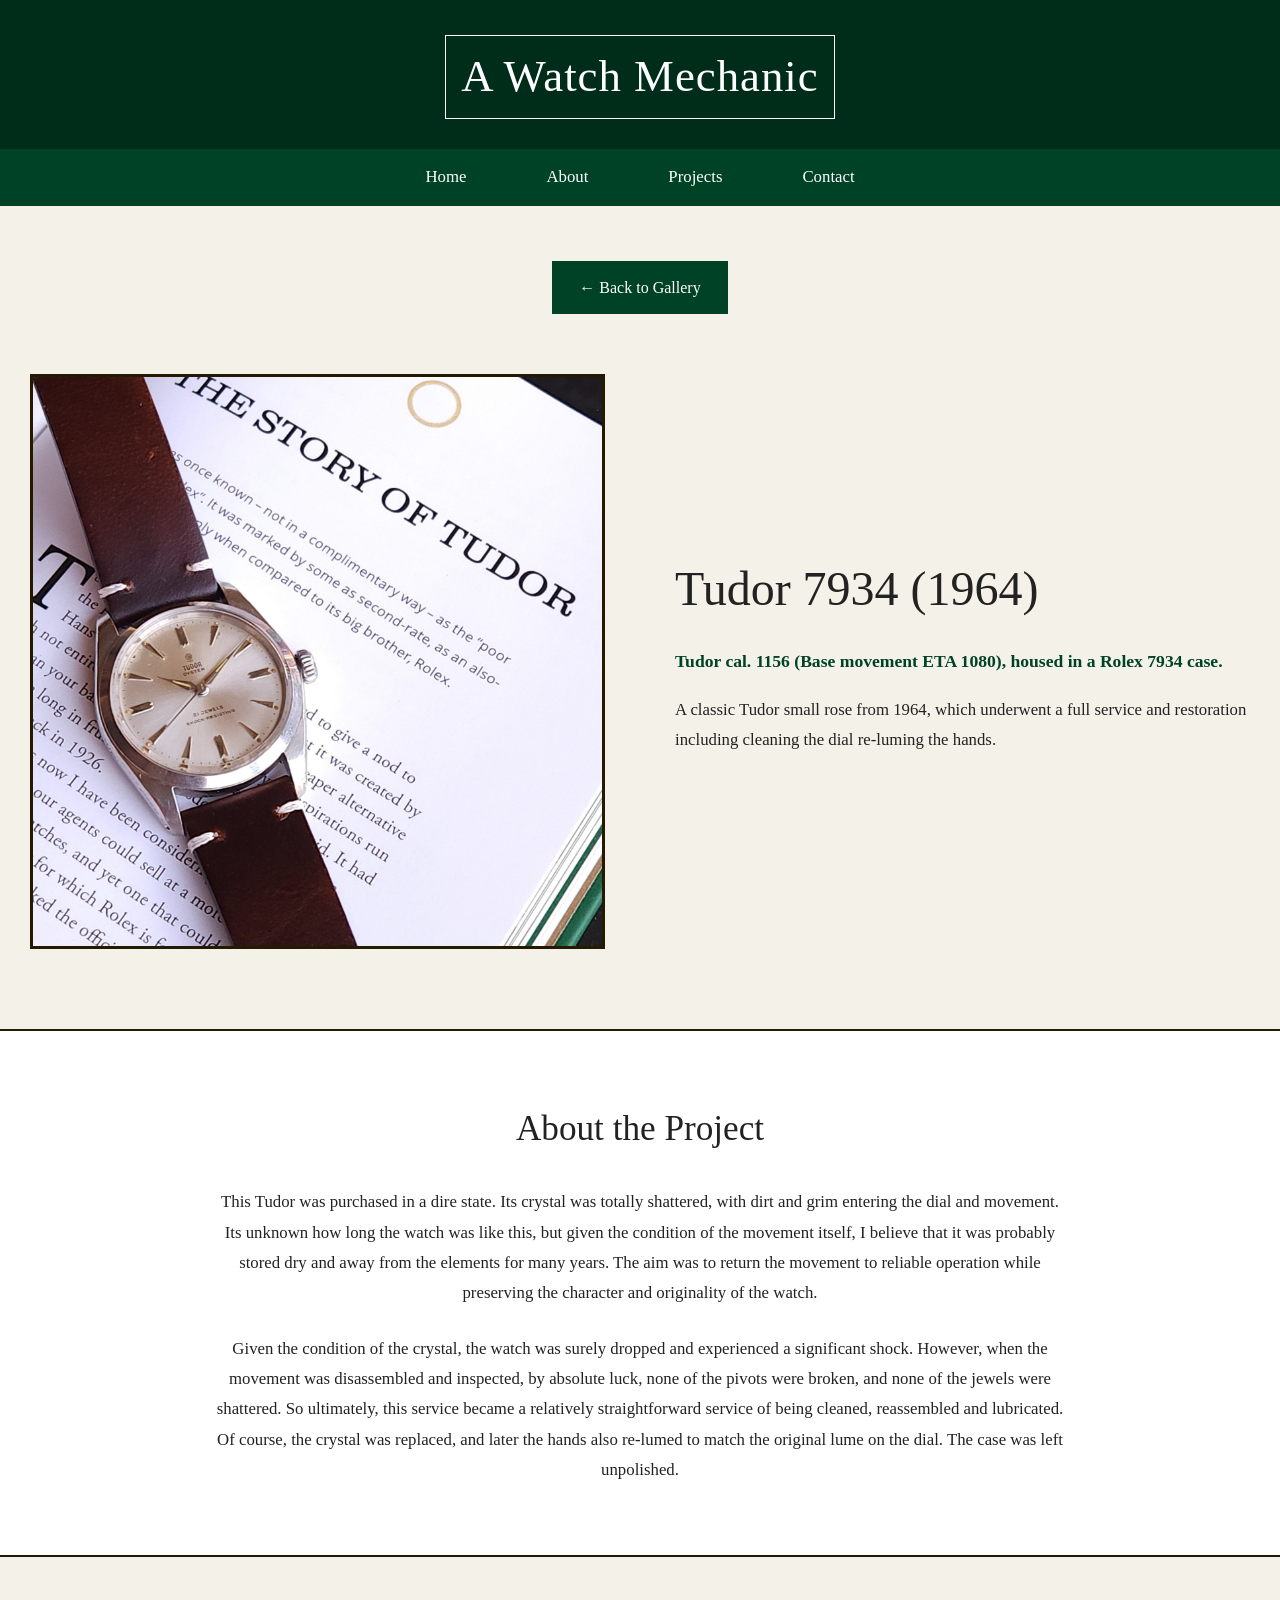
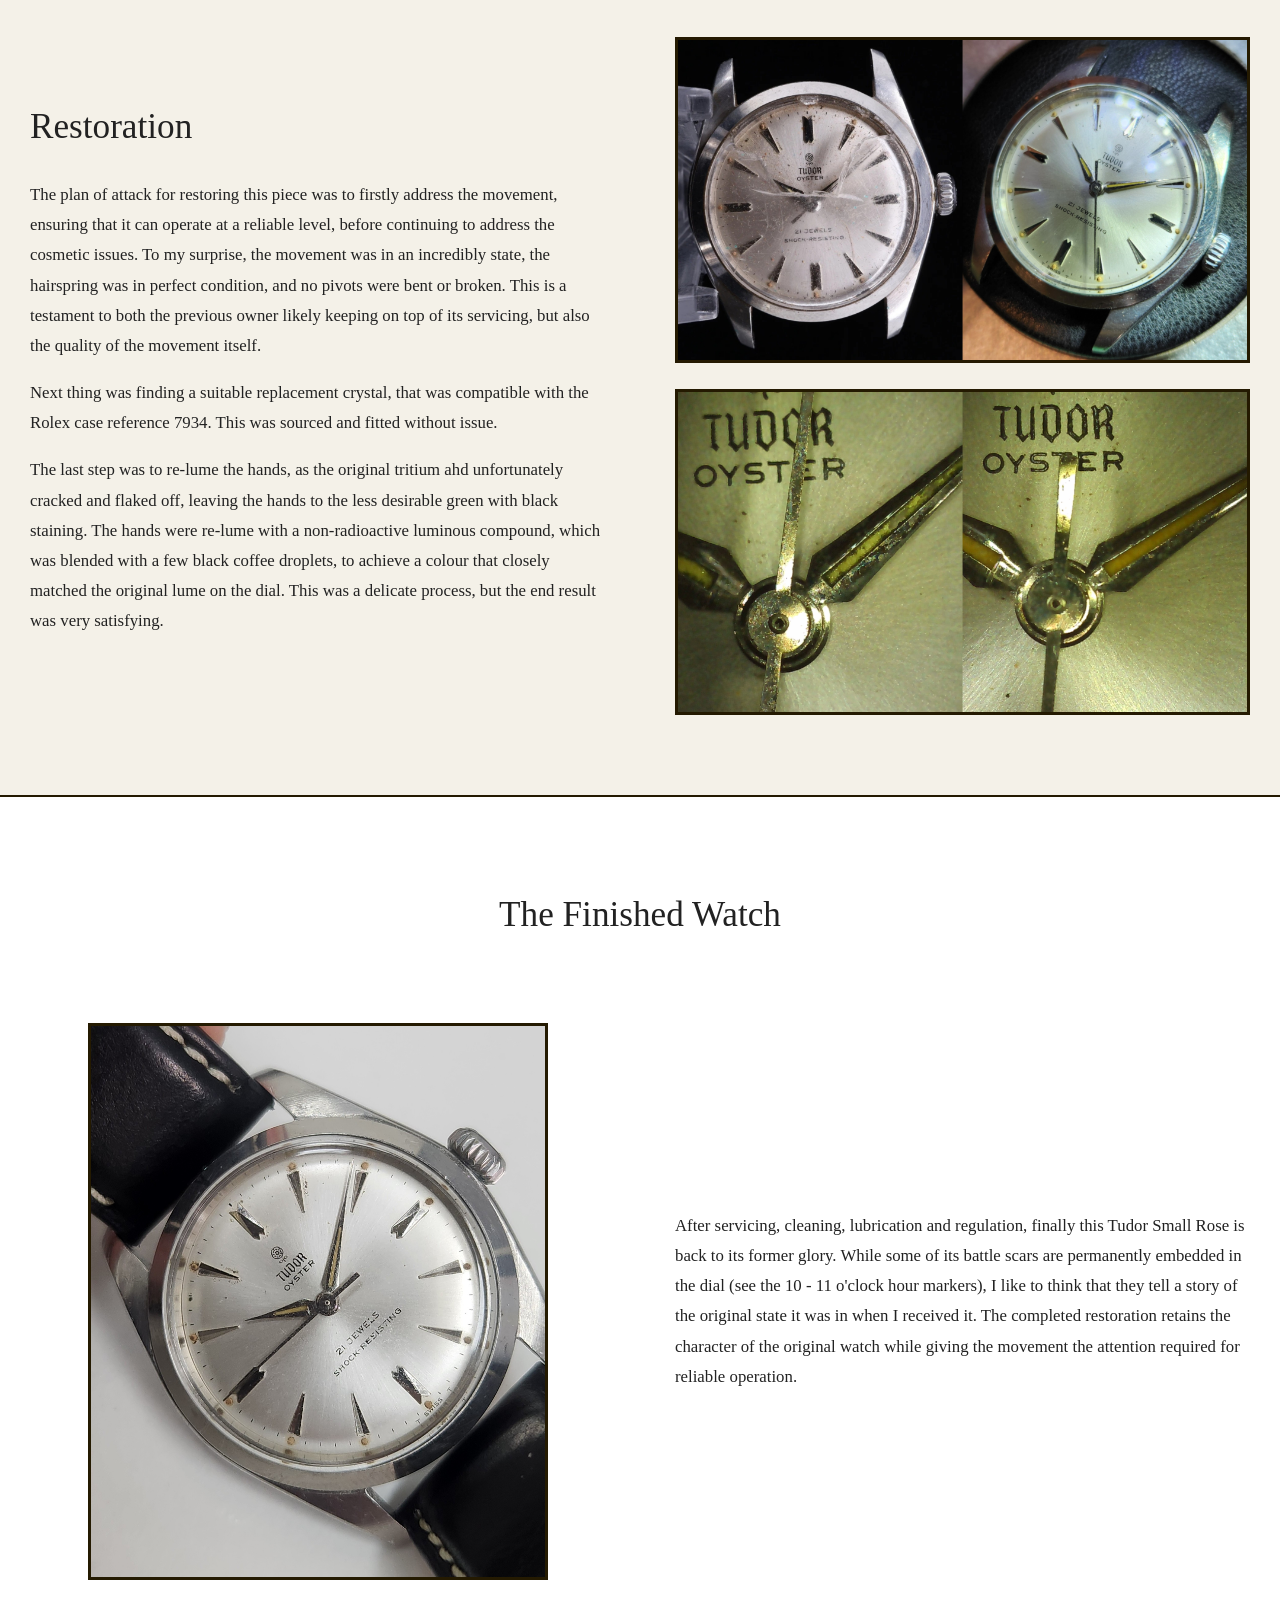
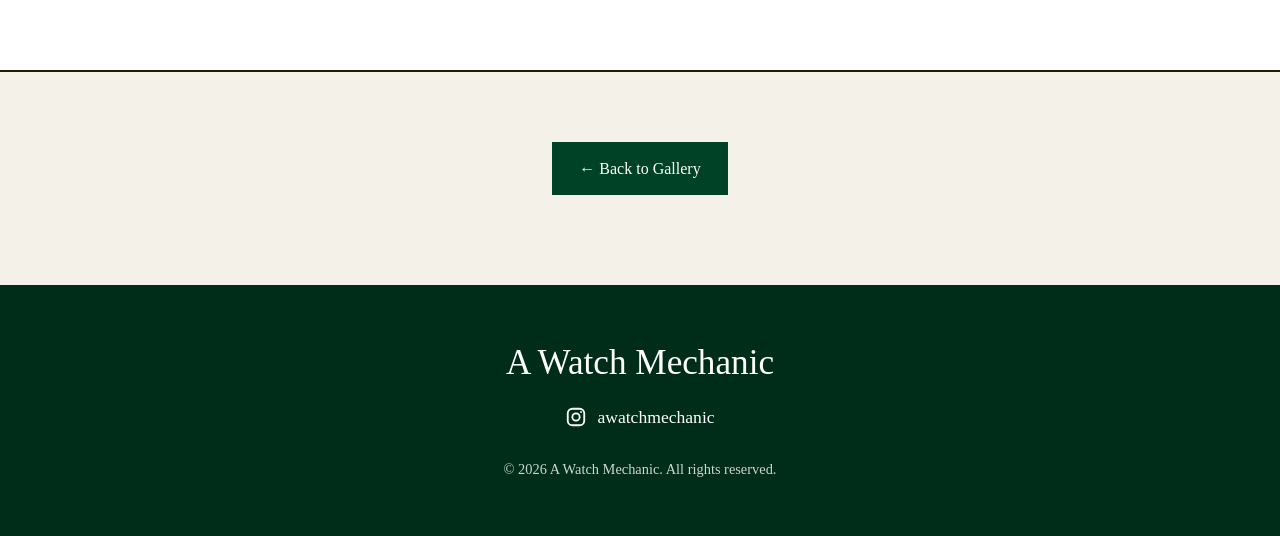
<file: projects/tudor-7934.html>
<!DOCTYPE html>

<html lang="en">

<head>

    <meta charset="UTF-8">
    <meta name="viewport" content="width=device-width, initial-scale=1.0">

    <!-- =====================================================
         PROJECT TITLE
         ===================================================== -->

    <title>Tudor 7934 | A Watch Mechanic</title>

    <link rel="stylesheet" href="../css/style.css">
    <link rel="icon" type="image/png" href="../images/favicon.png">
</head>


<body>


    <!-- =====================================================
         HEADER
         ===================================================== -->

    <div id="header"></div>
    <script src="../js/header.js"></script>



    <!-- =====================================================
         NAVIGATION
         ===================================================== -->

    <div id="navbar"></div>
    <script src="../js/project-navbar.js"></script>



    <!-- =====================================================
         MAIN PROJECT
         ===================================================== -->

    <main>


        <!-- =================================================
             BACK TO GALLERY - TOP
             ================================================= -->

        <section class="project-back-top">

            <a href="../gallery.html" class="button">
                ← Back to Gallery
            </a>

        </section>



        <!-- =================================================
             PROJECT HERO
             ================================================= -->

        <section class="project-hero">

            <div class="project-hero-image">

                <img
                    src="../images/tudor7934/tudor.jpg"
                    alt="Tudor 7934"
                >

            </div>


            <div class="project-hero-text">

                <h2>Tudor 7934 (1964)</h2>

                <p class="project-calibre">
                    Tudor cal. 1156 (Base movement ETA 1080), housed in a Rolex 7934 case.
                </p>

                <p>
                    A classic Tudor small rose from 1964, which underwent a full service
                    and restoration including cleaning the dial re-luming the hands.
                </p>

            </div>

        </section>



        <!-- =================================================
             PROJECT INTRODUCTION
             ================================================= -->

        <section class="project-introduction">

            <h2>About the Project</h2>

            <p>
                This Tudor was purchased in a dire state. Its crystal was totally 
                shattered, with dirt and grim entering the dial and movement. Its 
                unknown how long the watch was like this, but given the condition
                of the movement itself, I believe that it was probably stored dry and 
                away from the elements for many years. The aim was to return the
                movement to reliable operation while preserving the character and 
                originality of the watch.
            </p><br>
            <p>
                Given the condition of the crystal, the watch was surely dropped and experienced
                a significant shock. However, when the movement was disassembled and inspected,
                by absolute luck, none of the pivots were broken, and none of the jewels were shattered.
                
                So ultimately, this service became a relatively straightforward service of being cleaned,
                reassembled and lubricated. Of course, the crystal was replaced, and later the hands also
                re-lumed to match the original lume on the dial. The case was left unpolished.
            </p>

        </section>



        <!-- =================================================
             RESTORATION
             ================================================= -->

        <section class="project-section project-section-reverse">

            <div class="project-section-image">

                <img
                    src="../images/frontimage.jpg"
                    alt="Tudor 7934 restoration"
                > <br>

                <img
                    src="../images/tudor7934/restoration.jpg"
                    alt="Tudor 7934 movement"
                >

            </div>


            <div class="project-section-text">

                <h2>Restoration</h2>

                <p>
                    The plan of attack for restoring this piece was to firstly address the movement,
                    ensuring that it can operate at a reliable level, before continuing to address 
                    the cosmetic issues. To my surprise, the movement was in an incredibly state, the
                    hairspring was in perfect condition, and no pivots were bent or broken. This is a
                    testament to both the previous owner likely keeping on top of its servicing, but
                    also the quality of the movement itself.
                </p>

                <p>
                    Next thing was finding a suitable replacement crystal, that was compatible with
                    the Rolex case reference 7934. This was sourced and fitted without issue.
                </p>

                <p>
                    The last step was to re-lume the hands, as the original tritium ahd unfortunately
                    cracked and flaked off, leaving the hands to the less desirable green with black
                    staining. The hands were re-lume with a non-radioactive luminous compound, which
                    was blended with a few black coffee droplets, to achieve a colour that closely 
                    matched the original lume on the dial. This was a delicate process, but the 
                    end result was very satisfying.
                </p>

            </div>

        </section>



        <!-- =================================================
             FINISHED WATCH
             ================================================= -->

        <section class="project-final">

            <h2>The Finished Watch</h2>


            <img
                src="../images/tudor7934/tudor_final.jpg"
                alt="Finished Tudor 7934"
            >


            <p>
                After servicing, cleaning, lubrication and
                regulation, finally this Tudor Small Rose is
                back to its former glory.

                While some of its battle scars are permanently embedded in the dial (see the
                10 - 11 o'clock hour markers), I like to think that they tell a 
                story of the original state it was in when I received it.
                The completed restoration retains the character
                of the original watch while giving the movement
                the attention required for reliable operation.
            </p>

        </section>



        <!-- =================================================
             BACK TO GALLERY - BOTTOM
             ================================================= -->

        <section class="project-back">

            <a href="../gallery.html" class="button">
                ← Back to Gallery
            </a>

        </section>


    </main>



    <!-- =====================================================
         FOOTER
         ===================================================== -->

    <div id="footer"></div>

    <script src="../js/footer.js"></script>


</body>

</html>
</file>
<file: css/style.css>
/* =========================================================
   A WATCH MECHANIC
   Main Website Stylesheet
   ========================================================= */


/* =========================================================
   COLOUR PALETTE
   ========================================================= */

:root {

    --green: #004225;
    --dark-green: #002d1a;
    --gold: #c9a227;

    --cream: #f4f1e8;

    --text: #222;
    --border: #241a01;

}


/* =========================================================
   GLOBAL RESET
   ========================================================= */

* {
    box-sizing: border-box;
}

html {
    scroll-behavior: smooth;
}

body {

    margin: 0;
    padding: 0;

    background-color: var(--cream);

    color: var(--text);

    font-family:
        Garamond,
        Georgia,
        "Times New Roman",
        serif;

    line-height: 1.6;

}

body.lightbox-open {
    overflow: hidden;
}


/* =========================================================
   HEADINGS
   ========================================================= */

h1,
h2,
h3 {

    margin-top: 0;

    font-family:
        Garamond,
        Georgia,
        "Times New Roman",
        serif;

    font-weight: normal;

}

h1 {
    letter-spacing: 1px;
}

h2 {
    font-size: 2.2rem;
}

h3 {
    font-size: 1.5rem;
}


/* =========================================================
   PARAGRAPHS
   ========================================================= */

p {

    font-family:
        "Times New Roman",
        Times,
        serif;

    font-size: 1.05rem;

    line-height: 1.8;

}


/* =========================================================
   LINKS
   ========================================================= */

a {

    color: inherit;

    text-decoration: none;

}


/* =========================================================
   HEADER
   ========================================================= */

header { 
 
    background-color: var(--dark-green); 
 
    color: white; 
 
    text-align: center; 
 
    padding: 35px 20px 30px; 
 
} 
 
header h1 { 
 
    margin: 0;

    display: inline-block;

    padding: 5px 15px;

    border: 1px solid #ffffff;

    font-size: 2.8rem;
 
}

header h1 a {

    color: white;

    text-decoration: none;

}

header h1 a:hover {

    color: var(--gold);

}


/* =========================================================
   NAVIGATION
   ========================================================= */

.navbar {

    display: flex;

    justify-content: center;

    align-items: center;

    gap: 80px;

    background-color: var(--green);

    padding:
        15px 20px;

}

.navbar a {

    color: white;

    font-size: 1.05rem;

    transition:
        color 0.3s ease;

}

.navbar a:hover {

    color: var(--gold);

}


/* =========================================================
   MAIN CONTENT
   ========================================================= */

main {

    width: 100%;

    margin: 0 auto;

}


/* =========================================================
   HERO / WELCOME
   ========================================================= */

.hero {

    width: 100%;

    max-width: 1500px;

    margin: 0 auto;

    padding:
        60px 30px;

    display: grid;

    grid-template-columns:
        1fr 1fr;

    gap: 60px;

    align-items: center;

    border-bottom:
        3px solid var(--border);

}

.hero-image {

    width: 100%;

}

.hero-image img {

    display: block;

    width: 100%;

    height: auto;

    object-fit: cover;

    border:
        3px solid var(--border);

}

.hero-text {

    max-width: 600px;

}

.hero-text h2 {

    font-size: 3.5rem;

    margin-bottom: 20px;

}

.hero-text p {

    font-size: 1.2rem;

    line-height: 1.7;

}


/* =========================================================
   BUTTONS
   ========================================================= */

.button {

    display: inline-block;

    margin-top: 20px;

    padding:
        12px 25px;

    background-color: var(--green);

    color: white;

    border:
        2px solid var(--green);

    font-family:
        Garamond,
        Georgia,
        serif;

    font-size: 1rem;

    transition:
        background-color 0.3s ease,
        color 0.3s ease,
        border-color 0.3s ease;

}

.button:hover {

    background-color: var(--gold);

    border-color: var(--gold);

    color: var(--dark-green);

}


/* =========================================================
   SERVICES
   ========================================================= */

.services {

    width: 100%;

    padding:
        90px 30px;

    text-align: center;

}

.services h2 {

    margin-bottom: 50px;

}

.service-container {

    width: 100%;

    max-width: 1200px;

    margin: 0 auto;

    display: grid;

    grid-template-columns:
        repeat(2, 1fr);

    gap: 40px;

}

.service {

    background-color: white;

    border:
        3px solid var(--border);

    padding-bottom: 30px;

}

.service img {

    display: block;

    width: 100%;

    height: 300px;

    object-fit: cover;

    border-bottom:
        2px solid var(--border);

}

.service h3 {

    margin:
        25px 25px 10px;

}

.service p {

    margin:
        0 25px;

}


/* =========================================================
   RECENT gallery + CONTACT
   FULL WIDTH
   ========================================================= */

.gallery-contact {

    width: 100%;

    margin: 0;

    display: grid;

    grid-template-columns:
        1fr 1fr;

    align-items: stretch;

    background-color: white;

    border-top:
        3px solid var(--border);

}


/* =========================================================
   RECENT WORK
   ========================================================= */

.gallery-contact .recent-work {

    width: 100%;

    padding:
        50px 40px;

    display: flex;

    flex-direction: column;

    align-items: center;

    justify-content: center;

    text-align: center;

    background-color: white;

    border-right:
        3px solid var(--border);

}

.gallery-contact .recent-work h2 {

    margin-bottom: 20px;

}


/* =========================================================
   PROJECT CAROUSEL
   ========================================================= */

.gallery-contact .project-carousel {

    position: relative;

    width: 100%;

    max-width: 280px;

    aspect-ratio:
        1 / 1;

    margin: 0 auto;

}


/* =========================================================
   CAROUSEL TRACK
   ========================================================= */

.carousel-track {

    position: relative;

    width: 100%;

    height: 100%;

    overflow: hidden;

}


/* =========================================================
   CAROUSEL SLIDES
   ========================================================= */

.carousel-slide {

    display: block;

    position: absolute;

    top: 0;

    left: 0;

    width: 100%;

    height: 100%;

    opacity: 0;

    transition:
        opacity 1.2s ease-in-out;

    pointer-events: none;

}

.carousel-slide.active {

    opacity: 1;

    pointer-events: auto;

}


/* =========================================================
   CAROUSEL IMAGE
   ========================================================= */

.carousel-slide img {

    display: block;

    width: 100%;

    height: 100%;

    object-fit: cover;

    border:
        3px solid var(--border);

}


/* =========================================================
   CONTACT PREVIEW
   ========================================================= */

.gallery-contact .contact-preview {

    width: 100%;

    padding:
        50px 50px;

    display: flex;

    flex-direction: column;

    align-items: center;

    justify-content: center;

    background-color: white;

    text-align: center;

}

.gallery-contact .contact-preview h2 {

    max-width: 450px;

    margin-bottom: 18px;

    font-size: 2rem;

}

.gallery-contact .contact-preview p {

    max-width: 400px;

    margin:
        0 auto;

    font-size: 1rem;

}


/* =========================================================
   gallery
   ========================================================= */

.watch-gallery {

    width: 100%;

    max-width: 1200px;

    margin: 0 auto;

    padding:
        0 30px;

    display: grid;

    grid-template-columns:
        repeat(3, 1fr);

    gap: 30px;

}


/* =========================================================
   GALLERY CARD
   ========================================================= */

.gallery-card {

    position: relative;

    display: block;

    width: 100%;

    aspect-ratio:
        1 / 1;

    overflow: hidden;

    background-color: var(--green);

    border:
        3px solid var(--border);

    color: white;

    cursor: pointer;

    transition:
        border-color 0.3s ease,
        box-shadow 0.3s ease;

}

.gallery-card:hover {

    border-color: var(--gold);

    box-shadow:
        0 8px 20px rgba(0, 0, 0, 0.15);

}


/* =========================================================
   GALLERY IMAGE
   ========================================================= */

.gallery-card img {

    display: block;

    width: 100%;

    height: 100%;

    object-fit: cover;

    transition:
        transform 0.5s ease;

}

.gallery-card:hover img {

    transform: scale(1.04);

}


/* =========================================================
   GALLERY OVERLAY
   ========================================================= */

.gallery-overlay {

    position: absolute;

    inset: 0;

    display: flex;

    flex-direction: column;

    justify-content: flex-end;

    align-items: center;

    padding: 25px;

    text-align: center;

    background: transparent;

}


/* =========================================================
   GALLERY TEXT BACKGROUND
   ========================================================= */

.gallery-text {

    background:
        rgba(0, 0, 0, 0.65);

    padding:
        12px 18px;

    max-width: 85%;

    text-align: center;

}


/* =========================================================
   GALLERY TEXT
   ========================================================= */

.gallery-text h3 {

    margin:
        0 0 3px;

    font-size: 1.35rem;

    color: white;

}

.gallery-text p {

    margin:
        0 0 6px;

    font-size: 0.9rem;

    line-height: 1.4;

    color: white;

}

.gallery-text span {

    color: var(--gold);

    font-family:
        Garamond,
        Georgia,
        serif;

    font-size: 0.9rem;

}


/* =========================================================
   ABOUT PAGE
   ========================================================= */

.about-page {

    width: 100%;

    max-width: none;

    margin: 0;

    padding:
        90px 30px;

    text-align: center;

    background-color: var(--cream);

}

.about-page h2 {

    margin-bottom: 30px;

}

.about-page p {

    max-width: 800px;

    margin:
        0 auto 20px;

}


/* =========================================================
   ABOUT PHILOSOPHY
   ========================================================= */

.about-philosophy {

    width: 100%;

    max-width: none;

    margin: 0;

    padding:
        70px 30px;

    text-align: center;

    background-color: white;

    border-top:
        2px solid var(--border);

    border-bottom:
        2px solid var(--border);

}

.about-philosophy h2 {

    margin-bottom: 25px;

}

.about-philosophy p {

    max-width: 750px;

    margin:
        0 auto 30px;

}


/* =========================================================
   ABOUT PAGE LISTS
   ========================================================= */

.about-philosophy ul,
.about-work ul {

    list-style: none;

    padding: 0;

    margin:
        30px auto 0;

    display: flex;

    flex-direction: column;

    align-items: center;

    gap: 12px;

}

.about-philosophy li,
.about-work li {

    display: flex;

    align-items: center;

    justify-content: center;

    gap: 12px;

    text-align: center;

    line-height: 1.5;

}


/* =========================================================
   SMALL LINE INSTEAD OF BULLET
   ========================================================= */

.about-philosophy li::before,
.about-work li::before {

    content: "";

    display: block;

    width: 18px;

    height: 2px;

    flex-shrink: 0;

    background-color: var(--gold);

}


/* =========================================================
   WHAT I WORK ON
   ========================================================= */

.about-work {

    width: 100%;

    max-width: none;

    margin: 0;

    padding:
        70px 30px;

    text-align: center;

    background-color: var(--cream);

    border-bottom:
        2px solid var(--border);

}

.about-work h2 {

    margin-bottom: 25px;

}


/* =========================================================
   ABOUT CONTACT
   ========================================================= */

.about-contact {

    width: 100%;

    max-width: none;

    margin: 0;

    padding:
        80px 30px;

    text-align: center;

    background-color: white;

    border-bottom:
        2px solid var(--border);

}

.about-contact h2 {

    margin-bottom: 20px;

}

.about-contact p {

    max-width: 700px;

    margin:
        0 auto 30px;

}


/* =========================================================
   CONTACT PAGE
   ========================================================= */

.contact-page {

    width: 100%;

    max-width: 900px;

    margin: 0 auto;

    padding:
        90px 30px;

    text-align: center;

}

.contact-page h2 {

    margin-bottom: 30px;

}

.contact-page p {

    max-width: 700px;

    margin:
        0 auto 25px;

}


/* =========================================================
   CONTACT PAGE INSTAGRAM
   ========================================================= */

.instagram-contact {

    display: inline-flex;

    align-items: center;

    justify-content: center;

    gap: 10px;

    color: var(--green);

    text-decoration: none;

    line-height: 1.2;

}

.instagram-contact:hover {

    color: var(--gold);

}

.instagram-contact-icon {

    display: block !important;

    width: 24px !important;

    height: 24px !important;

    min-width: 24px !important;

    min-height: 24px !important;

    max-width: 24px !important;

    max-height: 24px !important;

    flex:
        0 0 24px !important;

    flex-grow: 0 !important;

    flex-shrink: 0 !important;

    margin: 0 !important;

    padding: 0 !important;

    box-sizing: border-box !important;

    overflow: visible;

}

.instagram-contact strong {

    display: inline-block;

    margin: 0;

    padding: 0;

    font-size: 1.1rem;

    line-height: 1.2;

}


/* =========================================================
   INSTAGRAM
   General Instagram styling
   ========================================================= */

.instagram-link {

    display: inline-flex;

    align-items: center;

    justify-content: center;

    gap: 10px;

    margin-top: 20px;

    color: var(--green);

    font-size: 1.1rem;

}

.instagram-link:hover {

    color: var(--gold);

}

.instagram-icon {

    display: block;

    width: 22px;

    height: 22px;

    min-width: 22px;

    min-height: 22px;

    max-width: 22px;

    max-height: 22px;

    flex:
        0 0 22px;

}


/* ---------------------------------------------------------
   BACK TO GALLERY - TOP
   --------------------------------------------------------- */

.project-back-top {

    width: 100%;

    margin: 0;

    padding:
        35px 30px 20px;

    text-align: center;

    background-color: var(--cream);

}


/* ---------------------------------------------------------
   PROJECT HERO
   --------------------------------------------------------- */

.project-hero {

    width: 100%;

    margin: 0;

    padding:
        40px 30px 80px;

    display: grid;

    grid-template-columns:
        1fr 1fr;

    gap: 70px;

    align-items: center;

    background-color: var(--cream);

    border-bottom:
        2px solid var(--border);

}

.project-hero-image {

    width: 100%;

}

.project-hero-image img {

    display: block;

    width: 100%;

    aspect-ratio:
        1 / 1;

    object-fit: cover;

    border:
        3px solid var(--border);

}

.project-hero-text {

    max-width: 600px;

}

.project-hero-text h2 {

    font-size: 3rem;

    margin-bottom: 10px;

}

.project-calibre {

    color: var(--green);

    font-weight: bold;

    font-size: 1.1rem;

}


/* ---------------------------------------------------------
   PROJECT INTRODUCTION
   --------------------------------------------------------- */

.project-introduction {

    width: 100%;

    margin: 0;

    padding:
        70px 30px;

    text-align: center;

    background-color: white;

    border-bottom:
        2px solid var(--border);

}

.project-introduction h2 {

    margin-bottom: 30px;

}

.project-introduction p {

    max-width: 850px;

    margin: 0 auto;

}


/* ---------------------------------------------------------
   PROJECT SECTION
   --------------------------------------------------------- */

.project-section {

    width: 100%;

    margin: 0;

    padding:
        80px 30px;

    display: grid;

    grid-template-columns:
        1fr 1fr;

    gap: 70px;

    align-items: center;

    background-color: var(--cream);

    border-bottom:
        2px solid var(--border);

}

.project-section-reverse {

    direction: rtl;

    background-color: var(--cream);

}

.project-section-reverse > * {

    direction: ltr;

}

.project-section-image {

    width: 100%;

}

.project-section-image img {

    display: block;

    width: 100%;

    height: auto;

    object-fit: contain;

    border:
        3px solid var(--border);

}

.project-section-text {

    max-width: 600px;

}

.project-section-text h2 {

    margin-bottom: 25px;

}


/* ---------------------------------------------------------
   PROJECT FINAL
   --------------------------------------------------------- */

.project-final {

    width: 100%;

    margin: 0;

    padding:
        90px 30px;

    display: grid;

    grid-template-columns:
        1fr 1fr;

    gap: 70px;

    align-items: center;

    background-color: white;

    border-bottom:
        2px solid var(--border);

}


/* ---------------------------------------------------------
   FINISHED WATCH HEADING
   --------------------------------------------------------- */

.project-final h2 {

    grid-column:
        1 / -1;

    margin: 0 0 10px;

    text-align: center;

}


/* ---------------------------------------------------------
   FINISHED WATCH IMAGE
   --------------------------------------------------------- */

.project-final img {

    display: block;

    width: 80%;

    max-width: 500px;

    height: auto;

    margin: 0 auto;

    border:
        3px solid var(--border);

}


/* ---------------------------------------------------------
   FINISHED WATCH TEXT
   --------------------------------------------------------- */

.project-final p {

    max-width: 600px;

    margin: 0 auto;

    text-align: left;

}


/* ---------------------------------------------------------
   BACK TO GALLERY - BOTTOM
   --------------------------------------------------------- */

.project-back {

    width: 100%;

    margin: 0;

    padding:
        50px 30px 90px;

    text-align: center;

    background-color: var(--cream);

}


/* =========================================================
   LIGHTBOX
   ========================================================= */

.lightbox {

    position: fixed;

    inset: 0;

    z-index: 9999;

    display: none;

    align-items: center;

    justify-content: center;

    padding: 40px;

    background:
        rgba(0, 0, 0, 0.88);

}

.lightbox.active {

    display: flex;

}


/* =========================================================
   LIGHTBOX CONTENT
   ========================================================= */

.lightbox-content {

    width: 100%;

    max-width: 1200px;

    max-height: 90vh;

    overflow-y: auto;

    display: grid;

    grid-template-columns:
        minmax(0, 1.1fr)
        minmax(300px, 0.9fr);

    gap: 40px;

    padding: 40px;

    background-color: var(--cream);

    border:
        3px solid var(--border);

}

.lightbox-content > img {

    display: block;

    width: 100%;

    max-height: 75vh;

    object-fit: contain;

    border:
        3px solid var(--border);

}

.lightbox-text {

    text-align: left;

}

.lightbox-text h2 {

    color: var(--green);

    margin-bottom: 25px;

}

.lightbox-text p {

    margin-bottom: 20px;

}

.lightbox-story-image {

    display: block;

    width: 100%;

    height: auto;

    margin:
        25px 0;

    object-fit: contain;

    border:
        3px solid var(--border);

}


/* =========================================================
   LIGHTBOX CLOSE BUTTON
   ========================================================= */

.lightbox-close {

    position: absolute;

    top: 20px;

    right: 25px;

    z-index: 10000;

    width: 45px;

    height: 45px;

    padding: 0;

    border: none;

    background: none;

    color: white;

    font-size: 3rem;

    line-height: 1;

    cursor: pointer;

}

.lightbox-close:hover {

    color: var(--gold);

}


/* =========================================================
   FOOTER
   ========================================================= */

#footer {

    display: block;

    width: 100%;

    margin: 0;

    padding: 0;

    background-color: var(--dark-green);

}

#footer .site-footer {

    display: block;

    width: 100%;

    margin: 0;

    padding:
        55px 30px;

    background-color:
        var(--dark-green) !important;

    color:
        white !important;

    text-align:
        center !important;

}

#footer .footer-container {

    display: block;

    width: 100%;

    max-width: 1000px;

    margin: 0 auto;

    padding: 0;

    text-align:
        center !important;

}

#footer .site-footer h2 {

    display: block;

    width: 100%;

    margin:
        0 0 20px;

    padding: 0;

    font-family:
        Garamond,
        Georgia,
        "Times New Roman",
        serif;

    font-size: 2.2rem;

    font-weight: normal;

    line-height: 1.3;

    text-align:
        center !important;

}

#footer .site-footer h2 a {

    display: inline;

    margin: 0;

    padding: 0;

    color:
        white !important;

    text-decoration: none;

}

#footer .site-footer h2 a:hover {

    color:
        var(--gold) !important;

}

#footer .site-footer a.instagram-link {

    display: flex !important;

    flex-direction: row !important;

    align-items: center !important;

    justify-content: center !important;

    width: fit-content !important;

    max-width: 100%;

    height: auto !important;

    margin:
        20px auto 0 !important;

    padding: 0 !important;

    background: transparent !important;

    border: none !important;

    color:
        white !important;

    font-family:
        "Times New Roman",
        Times,
        serif;

    font-size: 1.1rem;

    font-weight: normal;

    line-height: 1.2;

    text-align:
        center !important;

    text-decoration: none;

    gap: 10px;

}

#footer .site-footer a.instagram-link:hover {

    color:
        var(--gold) !important;

}

#footer .site-footer svg.instagram-icon {

    display: block !important;

    width: 22px !important;

    height: 22px !important;

    min-width: 22px !important;

    min-height: 22px !important;

    max-width: 22px !important;

    max-height: 22px !important;

    flex:
        0 0 22px !important;

    flex-grow: 0 !important;

    flex-shrink: 0 !important;

    margin: 0 !important;

    padding: 0 !important;

    box-sizing: border-box !important;

    overflow: visible;

}

#footer .site-footer .instagram-link span {

    display: inline-block;

    width: auto;

    margin: 0;

    padding: 0;

    color: inherit;

    font-family:
        "Times New Roman",
        Times,
        serif;

    font-size: inherit;

    line-height: 1.2;

    text-align:
        center;

}

#footer .site-footer p.copyright {

    display: block;

    width: 100%;

    margin:
        30px 0 0;

    padding: 0;

    color:
        white !important;

    font-family:
        "Times New Roman",
        Times,
        serif;

    font-size: 0.9rem;

    line-height: 1.6;

    text-align:
        center !important;

    opacity: 0.8;

}


/* =========================================================
   TABLET
   ========================================================= */

@media (max-width: 1100px) {

    .watch-gallery {

        grid-template-columns:
            repeat(2, 1fr);

        gap: 30px;

        max-width: 900px;

        padding:
            0 25px;

    }

    .project-hero {

        gap: 40px;

    }

    .project-hero-text h2 {

        font-size: 2.5rem;

    }

    .project-section {

        gap: 40px;

    }

    .gallery-contact .recent-work {

        padding:
            45px 30px;

    }

    .gallery-contact .contact-preview {

        padding:
            45px 30px;

    }

    .gallery-contact .project-carousel {

        max-width: 250px;

    }

    .gallery-contact .contact-preview h2 {

        font-size: 1.8rem;

    }

}


/* =========================================================
   MOBILE
   ========================================================= */

@media (max-width: 700px) {

    header {

        padding:
            25px 15px;

    }

    header h1 {

        font-size: 2.2rem;

    }


    /* Hero */

    .hero {

        grid-template-columns: 1fr;

        gap: 35px;

        padding:
            50px 20px;

    }

    .hero-image {

        width: 100%;

    }

    .hero-image img {

        width: 100%;

        height: auto;

    }

    .hero-text {

        max-width: none;

        text-align: center;

    }

    .hero-text h2 {

        font-size: 2.5rem;

    }

    .hero-text p {

        font-size: 1.1rem;

    }


    /* Services */

    .services {

        padding:
            60px 20px;

    }

    .service-container {

        grid-template-columns: 1fr;

        gap: 30px;

    }

    .service img {

        height: 250px;

    }


    /* Recent gallery */

    .gallery-contact {

        grid-template-columns: 1fr;

    }

    .gallery-contact .recent-work {

        padding:
            45px 20px;

        border-right: none;

    }

    .gallery-contact .contact-preview {

        padding:
            45px 25px;

        border-top:
            3px solid var(--border);

    }

    .gallery-contact .recent-work h2 {

        margin-bottom: 25px;

    }

    .gallery-contact .project-carousel {

        width: 100%;

        max-width: 280px;

    }


    /* Gallery */

    .watch-gallery {

        grid-template-columns: 1fr;

        max-width: 500px;

        gap: 25px;

        padding:
            0 20px;

    }

    .gallery-card {

        aspect-ratio:
            1 / 1;

    }

    .gallery-card img {

        width: 100%;

        height: 100%;

    }

    .gallery-overlay {

        padding:
            25px;

    }

    .gallery-text {

        padding:
            12px 16px;

        max-width: 90%;

    }

    .gallery-text h3 {

        font-size: 1.3rem;

    }

    .gallery-text p {

        font-size: 0.85rem;

    }

    .gallery-text span {

        font-size: 0.85rem;

    }


    /* About */

    .about-page {

        padding:
            60px 20px;

    }

    .about-philosophy,
    .about-work {

        padding:
            50px 20px;

    }

    .about-philosophy ul,
    .about-work ul {

        gap: 10px;

    }

    .about-philosophy li,
    .about-work li {

        gap: 10px;

    }

    .about-philosophy li::before,
    .about-work li::before {

        width: 14px;

    }

    .about-contact {

        padding:
            60px 20px;

    }


    /* Contact */

    .contact-page {

        padding:
            60px 20px;

    }


    /* Project pages */

    .project-back-top {

        padding:
            25px 20px 10px;

    }

    .project-hero {

        grid-template-columns: 1fr;

        gap: 35px;

        padding:
            30px 20px 60px;

    }

    .project-hero-text {

        max-width: none;

        text-align: center;

    }

    .project-hero-text h2 {

        font-size: 2.2rem;

    }

    .project-introduction {

        padding:
            60px 20px;

    }

    .project-section {

        grid-template-columns: 1fr;

        gap: 35px;

        padding:
            60px 20px;

    }

    .project-section-reverse {

        direction: ltr;

    }

    .project-section-text {

        max-width: none;

        text-align: center;

    }

    .project-final {

        grid-template-columns: 1fr;

        gap: 35px;

        padding:
            60px 20px;

    }

    .project-final h2 {

        grid-column:
            1;

        margin-bottom: 0;

    }

    .project-final img {

        width: 100%;

        max-width: 550px;

        margin: 0 auto;

    }

    .project-final p {

        max-width: none;

        margin: 0;

        text-align: center;

    }

    .project-back {

        padding:
            40px 20px 60px;

    }


    /* Lightbox */

    .lightbox {

        padding:
            15px;

    }

    .lightbox-content {

        grid-template-columns: 1fr;

        gap: 25px;

        padding:
            25px;

        max-height: 90vh;

    }

    .lightbox-content > img {

        max-height: 50vh;

    }

    .lightbox-close {

        top: 5px;

        right: 10px;

    }


    /* Footer */

    #footer .site-footer {

        padding:
            45px 20px;

    }

    #footer .site-footer h2 {

        font-size: 2rem;

    }

    #footer .site-footer a.instagram-link {

        margin-top:
            18px !important;

    }

}


/* =========================================================
   SMALL MOBILE
   ========================================================= */

@media (max-width: 450px) {

    .navbar {

        gap: 45px;

    }

    .navbar a {

        font-size: 1.0rem;

    }

    header h1 {

        font-size: 1.9rem;

    }

    .hero {

        padding:
            40px 15px;

    }

    .hero-text h2 {

        font-size: 2.1rem;

    }

    h2 {

        font-size: 1.9rem;

    }


    /* Recent gallery */

    .gallery-contact .recent-work {

        padding:
            40px 15px;

    }

    .gallery-contact .project-carousel {

        max-width: 240px;

    }

    .gallery-contact .contact-preview {

        padding:
            40px 20px;

    }


    /* Gallery */

    .watch-gallery {

        padding:
            0 15px;

        gap: 20px;

    }

    .gallery-overlay {

        padding:
            20px;

    }

    .gallery-text {

        padding:
            10px 14px;

        max-width: 92%;

    }

    .gallery-text h3 {

        font-size: 1.2rem;

    }

    .gallery-text p {

        font-size: 0.8rem;

        line-height: 1.35;

    }

    .gallery-text span {

        font-size: 0.8rem;

    }


    /* Buttons */

    .button {

        padding:
            10px 20px;

    }


    /* Project pages */

    .project-back-top {

        padding:
            20px 15px 10px;

    }

    .project-hero {

        padding:
            25px 15px 50px;

    }

    .project-introduction {

        padding:
            50px 15px;

    }

    .project-section {

        padding:
            50px 15px;

    }

    .project-final {

        padding:
            50px 15px;

    }

    .project-final img {

        max-width: 100%;

        margin-bottom: 30px;

    }

    .project-back {

        padding:
            35px 15px 50px;

    }


    /* Footer */

    #footer .site-footer {

        padding:
            40px 15px;

    }

    #footer .site-footer h2 {

        font-size: 1.9rem;

    }

    #footer .site-footer svg.instagram-icon {

        width: 22px !important;

        height: 22px !important;

    }

}
</file>
